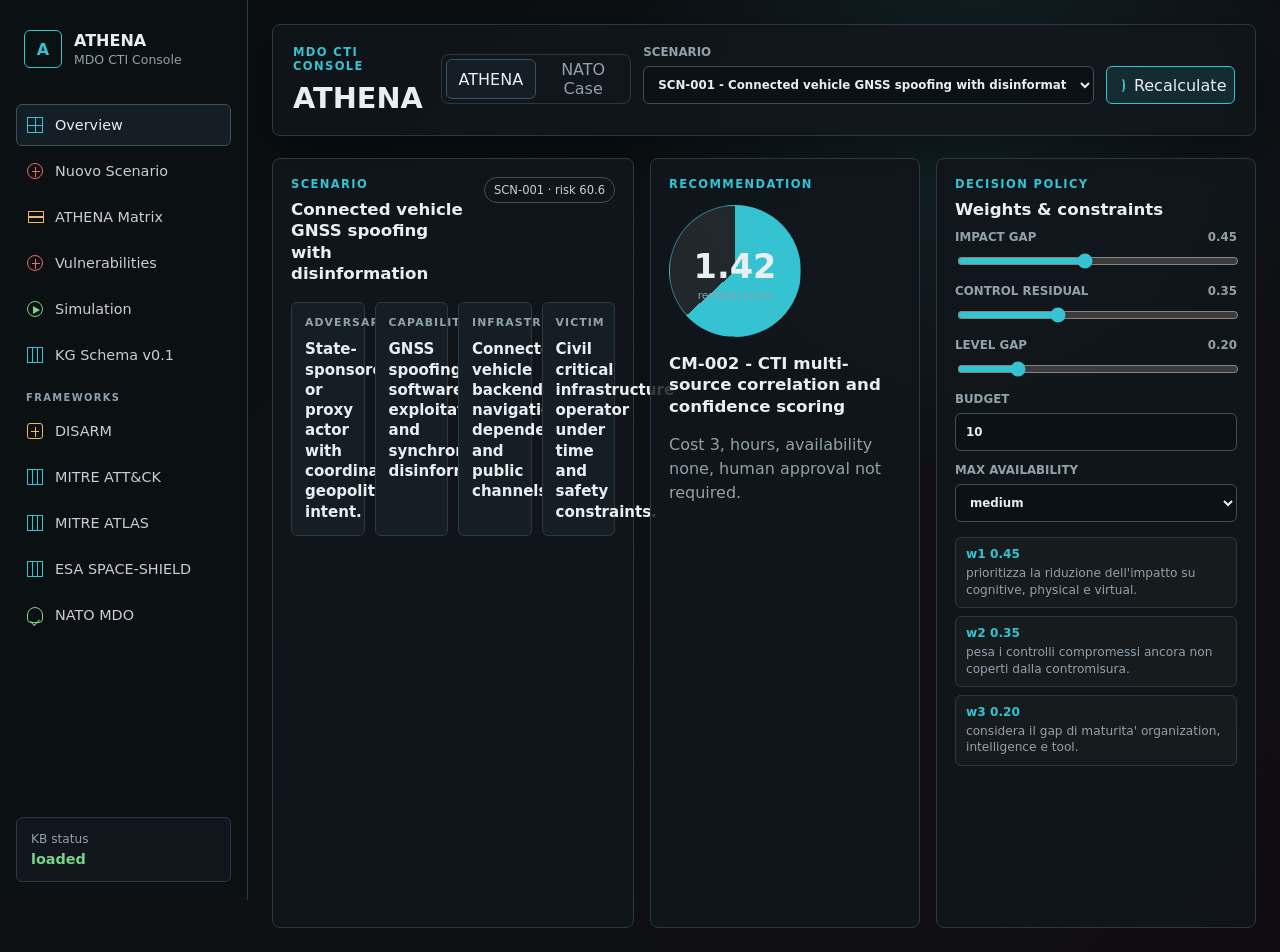
<file: index.html>
<!doctype html>
<html lang="it">
  <head>
    <meta charset="utf-8" />
    <meta name="viewport" content="width=device-width, initial-scale=1" />
    <meta http-equiv="refresh" content="0; url=console/index.html" />
    <title>ATHENA MDO CTI Console</title>
    <script>window.location.replace("console/index.html");</script>
  </head>
  <body>
    <p><a href="console/index.html">Apri ATHENA MDO CTI Console</a></p>
  </body>
</html>
</file>
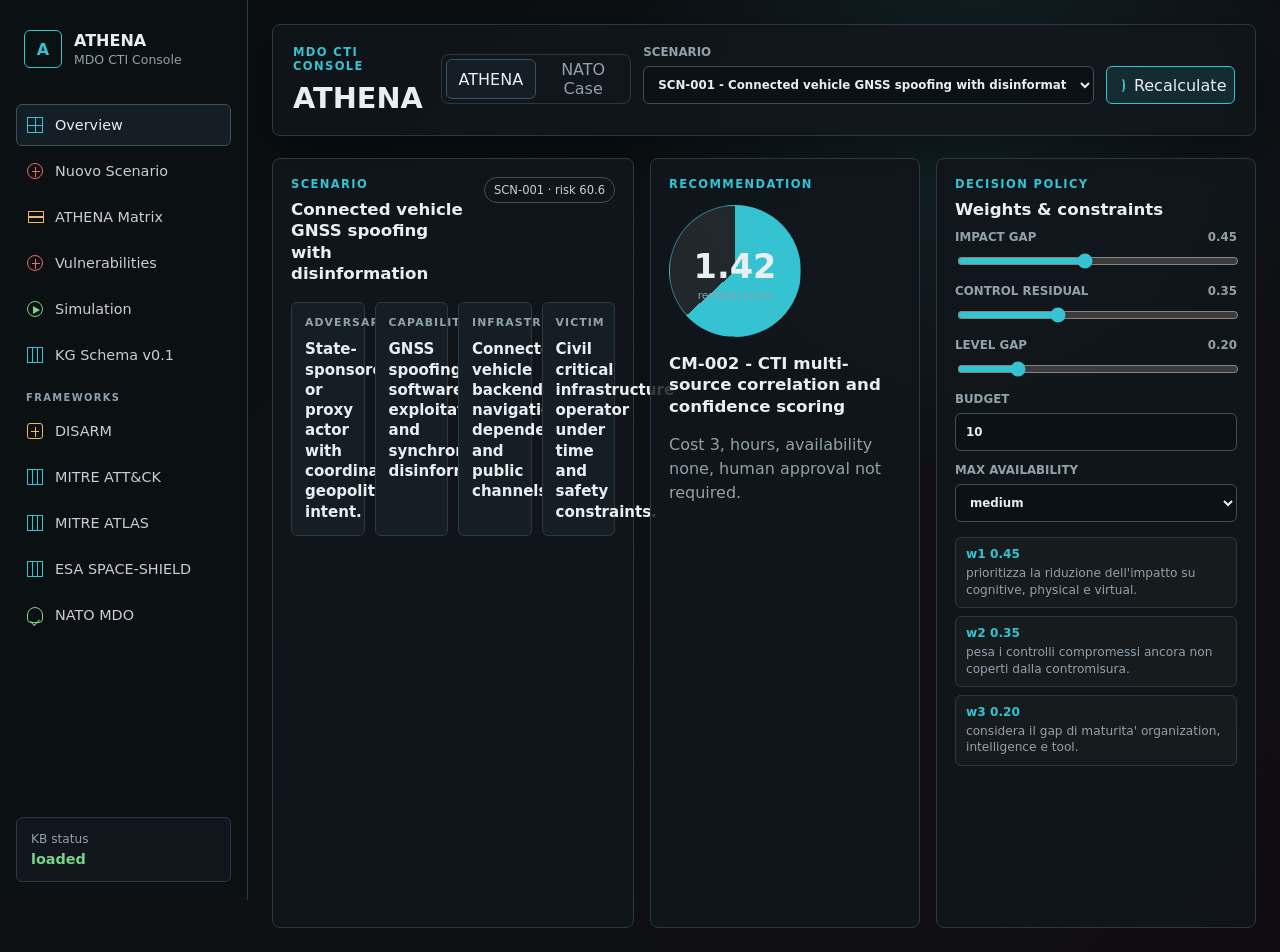
<file: console/index.html>
<!doctype html>
<html lang="it">
  <head>
    <meta charset="utf-8" />
    <meta name="viewport" content="width=device-width, initial-scale=1" />
    <title>ATHENA MDO CTI Console</title>
    <link rel="stylesheet" href="styles.css" />
  </head>
  <body>
    <div class="app-shell">
      <aside class="sidebar" aria-label="Navigazione principale">
        <div class="brand">
          <div class="brand-mark" aria-hidden="true">A</div>
          <div>
            <strong>ATHENA</strong>
            <span>MDO CTI Console</span>
          </div>
        </div>

        <nav class="nav-list">
          <a class="active" href="#overview" data-dashboard-target="athena" aria-label="Vista overview">
            <span class="nav-icon grid-icon" aria-hidden="true"></span>
            Overview
          </a>
          <a href="#new-scenario" data-dashboard-target="athena" aria-label="Inserisci un nuovo scenario">
            <span class="nav-icon vuln-icon" aria-hidden="true"></span>
            Nuovo Scenario
          </a>
          <a href="#matrix" data-dashboard-target="athena" aria-label="ATHENA Matrix, ranking e decision">
            <span class="nav-icon stack-icon" aria-hidden="true"></span>
            ATHENA Matrix
          </a>
          <a href="#vulnerabilities" data-dashboard-target="athena" aria-label="Vista vulnerabilita">
            <span class="nav-icon vuln-icon" aria-hidden="true"></span>
            Vulnerabilities
          </a>
          <a href="#simulation" data-dashboard-target="athena" aria-label="Vista simulazione">
            <span class="nav-icon sim-icon" aria-hidden="true"></span>
            Simulation
          </a>
          <a href="#kg-schema" data-dashboard-target="athena" aria-label="Vista schema knowledge graph">
            <span class="nav-icon matrix-icon" aria-hidden="true"></span>
            KG Schema v0.1
          </a>
          <span class="nav-group-label">Frameworks</span>
          <a href="#framework-disarm" data-dashboard-target="athena" aria-label="Framework DISARM">
            <span class="nav-icon disarm-icon" aria-hidden="true"></span>
            DISARM
          </a>
          <a href="#framework-attack" data-dashboard-target="athena" aria-label="Framework MITRE ATT&amp;CK">
            <span class="nav-icon matrix-icon" aria-hidden="true"></span>
            MITRE ATT&amp;CK
          </a>
          <a href="#framework-atlas" data-dashboard-target="athena" aria-label="Framework MITRE ATLAS">
            <span class="nav-icon matrix-icon" aria-hidden="true"></span>
            MITRE ATLAS
          </a>
          <a href="#framework-space-shield" data-dashboard-target="athena" aria-label="Framework ESA SPACE-SHIELD">
            <span class="nav-icon matrix-icon" aria-hidden="true"></span>
            ESA SPACE-SHIELD
          </a>
          <a href="#nato-dashboard" data-dashboard-target="nato" aria-label="Vista NATO case">
            <span class="nav-icon shield-icon" aria-hidden="true"></span>
            NATO MDO
          </a>
        </nav>

        <div class="sidebar-status">
          <span>KB status</span>
          <strong id="kbStatus">loading</strong>
        </div>
      </aside>

      <main class="workspace">
        <header class="topbar">
          <div>
            <p id="pageEyebrow" class="eyebrow">MDO CTI Console</p>
            <h1 id="pageTitle">ATHENA</h1>
          </div>
          <div class="topbar-actions">
            <div class="dashboard-switch" aria-label="Selezione dashboard">
              <button class="dashboard-tab is-active" type="button" data-dashboard-target="athena">ATHENA</button>
              <button class="dashboard-tab" type="button" data-dashboard-target="nato">NATO Case</button>
            </div>
            <label class="select-field">
              <span>Scenario</span>
              <select id="scenarioSelect"></select>
            </label>
            <button id="recalculateBtn" class="primary-button" type="button">
              <span class="button-icon refresh-icon" aria-hidden="true"></span>
              Recalculate
            </button>
          </div>
        </header>

        <div id="athenaDashboard" class="dashboard-view is-active">
        <section id="overview" class="overview-grid" aria-label="Sintesi scenario">
          <article class="summary-panel threat-panel">
            <div class="panel-head">
              <div>
                <p class="eyebrow">Scenario</p>
                <h2 id="scenarioName">-</h2>
              </div>
              <span id="scenarioId" class="pill">-</span>
            </div>
            <div class="entity-strip" id="entityStrip"></div>
          </article>

          <article class="metric-panel">
            <p class="eyebrow">Recommendation</p>
            <div class="recommendation-score">
              <span id="bestScore">--</span>
              <small>residual score</small>
            </div>
            <h2 id="bestName">-</h2>
            <p id="bestMeta" class="muted-text">-</p>
          </article>

          <article class="controls-panel">
            <div class="panel-head tight">
              <div>
                <p class="eyebrow">Decision policy</p>
                <h2>Weights &amp; constraints</h2>
              </div>
            </div>
            <div class="control-stack">
              <label>
                <span>Impact gap <b id="w1Out">0.45</b></span>
                <input id="w1" type="range" min="0" max="1" step="0.05" value="0.45" />
              </label>
              <label>
                <span>Control residual <b id="w2Out">0.35</b></span>
                <input id="w2" type="range" min="0" max="1" step="0.05" value="0.35" />
              </label>
              <label>
                <span>Level gap <b id="w3Out">0.20</b></span>
                <input id="w3" type="range" min="0" max="1" step="0.05" value="0.20" />
              </label>
              <div class="inline-controls">
                <label>
                  <span>Budget</span>
                  <input id="budget" type="number" min="1" max="20" step="1" value="10" />
                </label>
                <label>
                  <span>Max availability</span>
                  <select id="availability">
                    <option value="none">none</option>
                    <option value="low">low</option>
                    <option value="medium" selected>medium</option>
                    <option value="high">high</option>
                  </select>
                </label>
              </div>
              <div class="weight-rationale">
                <div>
                  <strong>w1 0.45</strong>
                  <span>prioritizza la riduzione dell'impatto su cognitive, physical e virtual.</span>
                </div>
                <div>
                  <strong>w2 0.35</strong>
                  <span>pesa i controlli compromessi ancora non coperti dalla contromisura.</span>
                </div>
                <div>
                  <strong>w3 0.20</strong>
                  <span>considera il gap di maturita' organization, intelligence e tool.</span>
                </div>
              </div>
            </div>
          </article>
        </section>

        <section id="new-scenario" class="scenario-builder-section" aria-label="Inserimento nuovo scenario e calcolo del rischio">
          <article class="scenario-builder-intro panel-card">
            <div>
              <p class="eyebrow">Scenario intake</p>
              <h2>Inserisci un nuovo scenario per il calcolo del rischio</h2>
              <p>Compila il contesto e i quattro vettori ATHENA. Il sistema calcola il rischio lordo, salva lo scenario localmente e genera il ranking delle contromisure compatibili.</p>
            </div>
            <div class="live-risk-card" id="newScenarioRiskCard">
              <span>Rischio lordo stimato</span>
              <strong id="newScenarioRiskScore">0</strong>
              <b id="newScenarioRiskBand">BASSO</b>
              <div class="risk-meter"><i id="newScenarioRiskBar"></i></div>
              <small>0–100 · prima delle contromisure</small>
            </div>
          </article>

          <form id="newScenarioForm" class="scenario-builder-form">
            <article class="builder-card identity-card">
              <div class="panel-head tight"><div><p class="eyebrow">01 · Context</p><h2>Identità e missione</h2></div></div>
              <div class="builder-fields two-cols">
                <label><span>Scenario ID</span><input id="newScenarioId" name="scenario_id" required pattern="[A-Za-z0-9_-]+" /></label>
                <label><span>Nome scenario</span><input id="newScenarioName" name="name" required placeholder="Es. Compromissione SATCOM multi-dominio" /></label>
                <label class="wide"><span>Descrizione</span><textarea id="newScenarioDescription" name="description" rows="3" placeholder="Evento, contesto operativo e conseguenze attese..."></textarea></label>
                <label><span>Missione</span><input id="newScenarioMission" name="mission" placeholder="Es. Continuità delle comunicazioni" /></label>
                <label><span>Asset principale</span><input id="newScenarioAsset" name="asset" required placeholder="Es. Terminali SATCOM" /></label>
                <label><span>Adversary</span><input id="newScenarioAdversary" name="adversary" placeholder="Attore noto, sospetto o unknown" /></label>
                <label><span>Capability offensiva</span><input id="newScenarioCapability" name="capability" required placeholder="Es. Supply-chain compromise" /></label>
                <label><span>Classification</span><select id="newScenarioClassification"><option>UNCLASSIFIED</option><option>RESTRICTED</option><option>CONFIDENTIAL</option></select></label>
                <label><span>Confidence <output id="newConfidenceOut">0.75</output></span><input id="newScenarioConfidence" type="range" min="0" max="1" step="0.05" value="0.75" /></label>
              </div>
            </article>

            <article class="builder-card">
              <div class="panel-head tight"><div><p class="eyebrow">02 · cov</p><h2>Controlli compromessi</h2></div><span class="pill">0 integro · 1 compromesso</span></div>
              <div class="builder-range-grid" id="newControlRanges">
                <label><span>DE.AE <output>0.50</output></span><input data-new-control="DE_AE" type="range" min="0" max="1" step="0.05" value="0.50" /></label>
                <label><span>DE.CM <output>0.50</output></span><input data-new-control="DE_CM" type="range" min="0" max="1" step="0.05" value="0.50" /></label>
                <label><span>RS.CO <output>0.40</output></span><input data-new-control="RS_CO" type="range" min="0" max="1" step="0.05" value="0.40" /></label>
                <label><span>RS.AN <output>0.40</output></span><input data-new-control="RS_AN" type="range" min="0" max="1" step="0.05" value="0.40" /></label>
                <label><span>PR.AC <output>0.40</output></span><input data-new-control="PR_AC" type="range" min="0" max="1" step="0.05" value="0.40" /></label>
                <label><span>PR.PT <output>0.40</output></span><input data-new-control="PR_PT" type="range" min="0" max="1" step="0.05" value="0.40" /></label>
                <label><span>ID.AM <output>0.35</output></span><input data-new-control="ID_AM" type="range" min="0" max="1" step="0.05" value="0.35" /></label>
                <label><span>GV.RM <output>0.35</output></span><input data-new-control="GV_RM" type="range" min="0" max="1" step="0.05" value="0.35" /></label>
              </div>
            </article>

            <div class="builder-columns">
              <article class="builder-card">
                <div class="panel-head tight"><div><p class="eyebrow">03 · caexp</p><h2>Esposizione per dominio</h2></div></div>
                <div class="builder-range-grid single" id="newDomainRanges">
                  <label><span>Cyber <output>0.70</output></span><input data-new-domain="cyber" type="range" min="0" max="1" step="0.05" value="0.70" /></label>
                  <label><span>Land <output>0.30</output></span><input data-new-domain="land" type="range" min="0" max="1" step="0.05" value="0.30" /></label>
                  <label><span>Sea <output>0.20</output></span><input data-new-domain="sea" type="range" min="0" max="1" step="0.05" value="0.20" /></label>
                  <label><span>Air <output>0.20</output></span><input data-new-domain="air" type="range" min="0" max="1" step="0.05" value="0.20" /></label>
                  <label><span>Space <output>0.20</output></span><input data-new-domain="space" type="range" min="0" max="1" step="0.05" value="0.20" /></label>
                </div>
              </article>

              <article class="builder-card">
                <div class="panel-head tight"><div><p class="eyebrow">04 · lv</p><h2>Livelli di sicurezza</h2></div><span class="pill">0–5</span></div>
                <div class="builder-range-grid single" id="newLevelRanges">
                  <label><span>Organization <output>2.50</output></span><input data-new-level="organization" type="range" min="0" max="5" step="0.25" value="2.50" /></label>
                  <label><span>Intelligence <output>2.50</output></span><input data-new-level="intelligence" type="range" min="0" max="5" step="0.25" value="2.50" /></label>
                  <label><span>Tool <output>2.50</output></span><input data-new-level="tool" type="range" min="0" max="5" step="0.25" value="2.50" /></label>
                </div>
              </article>

              <article class="builder-card">
                <div class="panel-head tight"><div><p class="eyebrow">05 · ipos</p><h2>Impatto atteso</h2></div></div>
                <div class="builder-range-grid single" id="newImpactRanges">
                  <label><span>Cognitive <output>0.50</output></span><input data-new-impact="cognitive" type="range" min="0" max="1" step="0.05" value="0.50" /></label>
                  <label><span>Physical <output>0.50</output></span><input data-new-impact="physical" type="range" min="0" max="1" step="0.05" value="0.50" /></label>
                  <label><span>Virtual <output>0.70</output></span><input data-new-impact="virtual" type="range" min="0" max="1" step="0.05" value="0.70" /></label>
                </div>
              </article>
            </div>

            <article class="builder-card builder-actions-card">
              <div><span id="newScenarioStatus" class="muted-text">Compila i campi obbligatori e calcola lo scenario.</span><small>Formula rischio lordo: 25% cov + 25% caexp + 35% ipos + 15% maturity gap.</small></div>
              <div class="builder-actions"><button id="resetNewScenario" class="secondary-button" type="button">Azzera</button><button class="primary-button" type="submit">Salva e calcola rischio</button></div>
            </article>
          </form>
        </section>

        <section id="framework-disarm" class="disarm-section" aria-label="DISARM threat mapping">
          <article class="disarm-input-panel">
            <div class="panel-head">
              <div>
                <p class="eyebrow">DISARM framework</p>
                <h2>Threat-to-ATHENA mapping</h2>
              </div>
              <span id="disarmRiskPill" class="pill">risk -</span>
            </div>

            <div class="disarm-form">
              <label class="search-field">
                <span>Threat / campaign</span>
                <input id="threatName" type="search" value="Coordinated disinformation on vehicle failures" />
              </label>
              <div class="disarm-form-grid">
                <label class="select-field">
                  <span>Primary tactic</span>
                  <select id="disarmTactic"></select>
                </label>
                <label class="select-field">
                  <span>Target audience</span>
                  <select id="targetAudience">
                    <option value="civil_population">Civil population</option>
                    <option value="military_personnel">Military personnel</option>
                    <option value="critical_infrastructure_operator">Critical infrastructure operator</option>
                    <option value="decision_makers">Decision makers</option>
                    <option value="allied_partners">Allied partners</option>
                  </select>
                </label>
              </div>

              <label class="search-field">
                <span>Narrative / objective</span>
                <input id="threatObjective" type="search" value="Amplify panic, reduce trust in navigation services, overload emergency response" />
              </label>

              <div class="disarm-techniques" id="disarmTechniques"></div>

              <div class="context-actions">
                <button id="mapDisarmBtn" class="primary-button" type="button">
                  <span class="button-icon refresh-icon" aria-hidden="true"></span>
                  Map to ATHENA
                </button>
                <span id="disarmStatus" class="muted-text">threat non applicata</span>
              </div>
            </div>
          </article>

          <article class="disarm-output-panel">
            <div class="panel-head">
              <div>
                <p class="eyebrow">Threat flow</p>
                <h2>Frameworks -> ATHENA</h2>
              </div>
              <span id="disarmTechniqueCount" class="pill">0 techniques</span>
            </div>
            <canvas id="disarmFlowCanvas" width="760" height="360" aria-label="Flusso DISARM verso ATHENA"></canvas>
            <div id="threatFlowFrameworks" class="threat-flow-frameworks"></div>
            <div id="athenaMappingCards" class="athena-mapping-cards"></div>
          </article>
        </section>

        <section id="vulnerabilities" class="vulnerability-section" aria-label="Analisi vulnerabilita multi-dominio">
          <article class="vulnerability-input-panel">
            <div class="panel-head">
              <div>
                <p class="eyebrow">Vulnerability intake</p>
                <h2>Inserimento vulnerabilita multi-dominio</h2>
              </div>
              <span id="vulnerabilityTypePill" class="pill">software</span>
            </div>

            <div class="vulnerability-form">
              <label class="select-field">
                <span>Tipologia vulnerabilita</span>
                <select id="vulnerabilityType">
                  <option value="software_exploit">Software exploit / CVE</option>
                  <option value="identity_compromise">Identity compromise</option>
                  <option value="supply_chain">Supply chain compromise</option>
                  <option value="ot_cps">OT / CPS exposure</option>
                  <option value="gnss_spoofing">GNSS spoofing / jamming</option>
                  <option value="communication_disruption">Communication disruption</option>
                  <option value="data_poisoning">Data poisoning / model drift</option>
                  <option value="disinformation">Disinformation / cognitive manipulation</option>
                </select>
              </label>

              <label class="search-field">
                <span>Asset o sistema impattato</span>
                <input id="affectedAsset" type="search" value="connected vehicle fleet and navigation services" />
              </label>

              <div class="vulnerability-sliders">
                <label>
                  <span>Severita <b id="vulnSeverityOut">0.75</b></span>
                  <input id="vulnSeverity" type="range" min="0" max="1" step="0.05" value="0.75" />
                </label>
                <label>
                  <span>Esposizione <b id="vulnExposureOut">0.70</b></span>
                  <input id="vulnExposure" type="range" min="0" max="1" step="0.05" value="0.70" />
                </label>
                <label>
                  <span>Confidenza evidenze <b id="vulnConfidenceOut">0.65</b></span>
                  <input id="vulnConfidence" type="range" min="0" max="1" step="0.05" value="0.65" />
                </label>
              </div>

              <div class="domain-toggle-grid" aria-label="Domini militari coinvolti">
                <label><input type="checkbox" data-domain-toggle="land" checked /> Land</label>
                <label><input type="checkbox" data-domain-toggle="sea" /> Sea</label>
                <label><input type="checkbox" data-domain-toggle="air" /> Air</label>
                <label><input type="checkbox" data-domain-toggle="space" checked /> Space</label>
                <label><input type="checkbox" data-domain-toggle="cyber" checked /> Cyber</label>
              </div>

              <div class="context-actions">
                <button id="applyVulnerabilityBtn" class="primary-button" type="button">
                  <span class="button-icon refresh-icon" aria-hidden="true"></span>
                  Apply to scoring
                </button>
                <span id="vulnerabilityStatus" class="muted-text">profilo attivo non applicato</span>
              </div>
            </div>
          </article>

          <article class="domain-impact-panel">
            <div class="panel-head">
              <div>
                <p class="eyebrow">Military domains</p>
                <h2>Impatto stimato sui domini</h2>
              </div>
              <span id="dominantDomain" class="pill">-</span>
            </div>
            <canvas id="domainImpactCanvas" width="620" height="320" aria-label="Grafico impatto domini militari"></canvas>
            <div id="domainImpactBars" class="domain-impact-bars"></div>
          </article>
        </section>

        <section id="simulation" class="simulation-section" aria-label="Animazione attacco multi-dominio per scenario">
          <article class="simulation-panel">
            <div class="panel-head">
              <div>
                <p class="eyebrow">Multi-domain animation</p>
                <h2>Scenario attack cascade</h2>
              </div>
              <span id="simulationStepPill" class="pill">step 1/6</span>
            </div>

            <div class="simulation-controls">
              <button id="simulationPlayBtn" class="primary-button" type="button">
                <span class="button-icon play-icon" aria-hidden="true"></span>
                <span id="simulationPlayLabel">Play</span>
              </button>
              <button id="simulationResetBtn" class="primary-button secondary" type="button">Reset</button>
              <label class="select-field">
                <span>Animated scenario</span>
                <select id="simulationScenarioSelect"></select>
              </label>
              <label class="select-field compact">
                <span>Speed</span>
                <select id="simulationSpeed">
                  <option value="1800">slow</option>
                  <option value="1200" selected>normal</option>
                  <option value="700">fast</option>
                </select>
              </label>
            </div>

            <canvas id="simulationCanvas" width="1120" height="520" aria-label="Animazione attacco multi-dominio per scenario"></canvas>

            <div class="simulation-timeline" id="simulationTimeline"></div>
            <div class="simulation-caption">
              <strong id="simulationTitle">-</strong>
              <span id="simulationDescription">-</span>
            </div>
          </article>

          <article class="simulation-state-panel">
            <div class="panel-head tight">
              <div>
                <p class="eyebrow">Domain state</p>
                <h2>Impatto per dominio</h2>
              </div>
            </div>
            <div id="simulationDomainState" class="simulation-domain-state"></div>
            <div class="simulation-athena-box">
              <span>ATHENA response</span>
              <strong id="simulationAthenaResponse">-</strong>
            </div>
          </article>
        </section>

        <section id="matrix" class="matrix-decision-page" aria-label="ATHENA Matrix, ranking e decision">
          <div class="matrix-section">
            <article class="graph-panel">
              <div class="panel-head">
                <div>
                  <p class="eyebrow">P x D x L x E</p>
                  <h2>ATHENA relation map</h2>
                </div>
                <span class="pill">visual reasoning</span>
              </div>
              <canvas id="relationCanvas" width="920" height="360" aria-label="Mappa relazioni ATHENA"></canvas>
            </article>

            <article class="vector-panel">
              <div class="panel-head tight">
                <div>
                  <p class="eyebrow">Scenario vector</p>
                  <h2>x = (co_v, ca_exp, l_v, i_pos)</h2>
                </div>
              </div>
              <div class="vector-grid" id="vectorGrid"></div>
            </article>
          </div>

          <div class="content-grid">
            <article class="ranking-panel">
              <div class="panel-head">
                <div>
                  <p class="eyebrow">Countermeasure candidates</p>
                  <h2>Residual-risk ranking</h2>
                </div>
                <span id="candidateCount" class="pill">0 candidates</span>
              </div>
              <div class="table-wrap">
                <table>
                  <thead>
                    <tr>
                      <th>Rank</th>
                      <th>Countermeasure</th>
                      <th>Score</th>
                      <th>Impact</th>
                      <th>Controls</th>
                      <th>Levels</th>
                      <th>Approval</th>
                    </tr>
                  </thead>
                  <tbody id="rankingBody"></tbody>
                </table>
              </div>
            </article>
          </div>

          <div class="decision-section">
            <article class="detail-panel">
              <p class="eyebrow">Selected entity · Decision</p>
              <h2 id="detailTitle">-</h2>
              <div id="detailBadges" class="badge-row"></div>
              <div class="score-breakdown">
                <div>
                  <span>Impact gap</span>
                  <strong id="detailImpact">--</strong>
                </div>
                <div>
                  <span>Control residual</span>
                  <strong id="detailControls">--</strong>
                </div>
                <div>
                  <span>Level gap</span>
                  <strong id="detailLevels">--</strong>
                </div>
              </div>
              <div class="axis-list">
                <div>
                  <span>Defensive capabilities</span>
                  <div id="domainBars"></div>
                </div>
                <div>
                  <span>Target levels</span>
                  <div id="levelBars"></div>
                </div>
              </div>
            </article>
          </div>
        </section>

        <section id="framework-attack" class="framework-section framework-page" data-framework-name="MITRE ATT&amp;CK" aria-label="MITRE ATT&amp;CK Threat-to-ATHENA mapping">
          <article class="framework-panel">
            <div class="panel-head">
              <div>
                <p class="eyebrow">MITRE ATT&amp;CK framework</p>
                <h2>Threat-to-ATHENA mapping</h2>
              </div>
              <span id="frameworkMatchCount" class="pill">0 mappings</span>
            </div>
            <div class="framework-source-grid single-source">
              <a href="https://attack.mitre.org/" target="_blank" rel="noreferrer">
                <span>MITRE</span>
                <strong>ATT&amp;CK</strong>
              </a>
            </div>
            <div class="table-wrap framework-table-wrap">
              <table>
                <thead>
                  <tr>
                    <th>Framework</th>
                    <th>Tactic / phase</th>
                    <th>Technique</th>
                    <th>Scenario trigger</th>
                    <th>ATHENA response</th>
                  </tr>
                </thead>
                <tbody id="frameworkMappingBody"></tbody>
              </table>
            </div>
          </article>

          <article class="framework-detail-panel">
            <div class="panel-head tight">
              <div>
                <p class="eyebrow">Coverage</p>
                <h2>Dominio e contromisure</h2>
              </div>
            </div>
            <div id="frameworkCoverageCards" class="framework-coverage-cards"></div>
            <div class="framework-note">
              <span>Mapping note</span>
              <strong id="frameworkMappingNote">-</strong>
            </div>
          </article>
        </section>

        <section id="framework-atlas" class="framework-section framework-page" data-framework-name="MITRE ATLAS" aria-label="MITRE ATLAS Threat-to-ATHENA mapping">
          <article class="framework-panel">
            <div class="panel-head"><div><p class="eyebrow">MITRE ATLAS framework</p><h2>AI/ML Threat-to-ATHENA mapping</h2></div><span data-framework-count class="pill">0 mappings</span></div>
            <div class="framework-source-grid single-source"><a href="https://atlas.mitre.org/" target="_blank" rel="noreferrer"><span>MITRE</span><strong>ATLAS</strong></a></div>
            <div class="table-wrap framework-table-wrap"><table><thead><tr><th>Framework</th><th>Tactic / phase</th><th>Technique</th><th>Scenario trigger</th><th>ATHENA response</th></tr></thead><tbody data-framework-body></tbody></table></div>
          </article>
          <article class="framework-detail-panel"><div class="panel-head tight"><div><p class="eyebrow">Coverage</p><h2>AI, domini e contromisure</h2></div></div><div data-framework-coverage class="framework-coverage-cards"></div><div class="framework-note"><span>Mapping note</span><strong data-framework-note>-</strong></div></article>
        </section>

        <section id="framework-space-shield" class="framework-section framework-page" data-framework-name="ESA SPACE-SHIELD" aria-label="ESA SPACE-SHIELD Threat-to-ATHENA mapping">
          <article class="framework-panel">
            <div class="panel-head"><div><p class="eyebrow">ESA SPACE-SHIELD framework</p><h2>Space Threat-to-ATHENA mapping</h2></div><span data-framework-count class="pill">0 mappings</span></div>
            <div class="framework-source-grid single-source"><a href="https://spaceshield.esa.int/" target="_blank" rel="noreferrer"><span>ESA</span><strong>SPACE-SHIELD</strong></a></div>
            <div class="table-wrap framework-table-wrap"><table><thead><tr><th>Framework</th><th>Tactic / phase</th><th>Technique</th><th>Scenario trigger</th><th>ATHENA response</th></tr></thead><tbody data-framework-body></tbody></table></div>
          </article>
          <article class="framework-detail-panel"><div class="panel-head tight"><div><p class="eyebrow">Coverage</p><h2>Space domain e contromisure</h2></div></div><div data-framework-coverage class="framework-coverage-cards"></div><div class="framework-note"><span>Mapping note</span><strong data-framework-note>-</strong></div></article>
        </section>

        <section id="kg-schema" class="schema-section" aria-label="ATHENA Knowledge Graph Schema v0.1">
          <article class="schema-hero panel-card">
            <div>
              <p class="eyebrow">ATHENA Knowledge Graph Schema v0.1</p>
              <h2>OpenCTI intelligence, ATHENA reasoning, decision learning</h2>
              <p>Lo schema separa gli oggetti CTI nativi dagli stati scenario-specifici. Le definizioni restano stabili; ogni nuovo scenario aggiunge nodi, edge e attributi EAV senza modificare le colonne.</p>
            </div>
            <div class="schema-metrics">
              <div><span>Classes</span><strong id="schemaClassCount">0</strong></div>
              <div><span>Relations</span><strong id="schemaRelationCount">0</strong></div>
              <div><span>Record kinds</span><strong>NODE / EDGE</strong></div>
            </div>
          </article>

          <article class="kg-stack panel-card">
            <div class="panel-head tight"><div><p class="eyebrow">Logical separation</p><h2>Tre Knowledge Graph interconnessi</h2></div></div>
            <div class="kg-stack-grid">
              <div class="kg-stage opencti"><span>KG-1 · SOURCE OF TRUTH</span><strong>Threat Intelligence</strong><p>OpenCTI · STIX 2.1 · ATT&amp;CK</p></div>
              <div class="kg-arrow">→</div>
              <div class="kg-stage risk"><span>KG-2 · ATHENA</span><strong>Multi-Domain Risk</strong><p>Scenario · Assets · States · Effects</p></div>
              <div class="kg-arrow">→</div>
              <div class="kg-stage decision"><span>KG-3 · ATHENA</span><strong>Countermeasure Knowledge</strong><p>Evaluation · Decision · Outcome</p></div>
            </div>
          </article>

          <article class="schema-browser panel-card">
            <div class="panel-head"><div><p class="eyebrow">Formal class catalog</p><h2>Classi, source e mapping STIX/OpenCTI</h2></div><span id="schemaVisibleCount" class="pill">0 visible</span></div>
            <div class="schema-toolbar">
              <label class="search-field"><span>Cerca</span><input id="schemaSearch" type="search" placeholder="ControlState, OpenCTI, Decision..." /></label>
              <label class="select-field compact"><span>Layer</span><select id="schemaLayerFilter"><option value="all">tutti i layer</option></select></label>
            </div>
            <div class="table-wrap schema-table-wrap"><table class="schema-table"><thead><tr><th>ID / Class</th><th>Layer</th><th>Attributi chiave</th><th>Relazioni / cardinalità</th><th>Source</th><th>STIX/OpenCTI</th></tr></thead><tbody id="schemaClassBody"></tbody></table></div>
          </article>

          <article class="state-panel panel-card">
            <div class="panel-head tight"><div><p class="eyebrow">Scenario state reconstruction</p><h2>x<sub>SCN</sub> = (cov, caexp, lv, ipos)</h2></div></div>
            <div class="state-query-grid">
              <div><span>ControlState</span><b>cov</b><small>compromissione controlli</small></div>
              <div><span>CapabilityExposureState</span><b>caexp</b><small>esposizione capability</small></div>
              <div><span>SecurityLevelState</span><b>lv</b><small>Organization · Intelligence · Tool</small></div>
              <div><span>ImpactState</span><b>ipos</b><small>Physical · Cognitive · Virtual</small></div>
            </div>
          </article>

          <article class="pipeline-panel panel-card">
            <div class="panel-head tight"><div><p class="eyebrow">Processing pipeline</p><h2>Dall'input al learning loop</h2></div></div>
            <div id="schemaPipeline" class="schema-pipeline"></div>
          </article>

          <article class="population-panel panel-card">
            <div class="panel-head"><div><p class="eyebrow">Universal population schema</p><h2>Formato EAV stabile per ogni scenario</h2></div><button id="downloadPopulationSchema" class="primary-button" type="button">Scarica CSV schema</button></div>
            <div class="population-layout">
              <div><p class="muted-text">Ogni riga è un nodo o una relazione. Gli attributi specifici usano <code>attribute_key</code> e <code>attribute_value</code>.</p><div id="populationFields" class="field-cloud"></div></div>
              <pre id="populationExample" class="schema-code"></pre>
            </div>
          </article>
        </section>
        </div>

        <section id="nato-dashboard" class="dashboard-view nato-dashboard" aria-label="Dashboard caso NATO">
          <article class="nato-hero-panel">
            <div>
              <p class="eyebrow">NATO / CCDCOE case dashboard</p>
              <h2 id="natoCaseTitle">Caso NATO sviluppato in ATHENA</h2>
              <p id="natoCaseDescription">-</p>
            </div>
            <div class="nato-source-box">
              <label class="select-field compact">
                <span>Case</span>
                <select id="natoCaseSelect"></select>
              </label>
              <span>Scenario</span>
              <strong id="natoScenarioLabel">SCN-009</strong>
              <a id="natoSourceLink" href="https://www.wired.com/story/notpetya-petya-russia-cause/" target="_blank" rel="noreferrer">Fonte NATO/CCDCOE citata</a>
            </div>
          </article>

          <div class="nato-grid">
            <article class="nato-panel">
              <div class="panel-head tight">
                <div>
                  <p class="eyebrow">Case timeline</p>
                  <h2>Sequenza osservata e ricostruzione difensiva</h2>
                </div>
              </div>
              <div id="natoTimeline" class="nato-timeline"></div>
            </article>

            <article class="nato-panel">
              <div class="panel-head tight">
                <div>
                  <p class="eyebrow">Scenario variants</p>
                  <h2>Sotto-scenari in KB</h2>
                </div>
                <span id="natoScenarioVariantCount" class="pill">0 scenarios</span>
              </div>
              <div id="natoCaseScenarios" class="nato-case-scenarios"></div>
            </article>
          </div>

          <div class="nato-grid">
            <article class="nato-panel">
              <div class="panel-head tight">
                <div>
                  <p class="eyebrow">Attack chain</p>
                  <h2>Da update compromesso a impatto multi-dominio</h2>
                </div>
              </div>
              <canvas id="natoFlowCanvas" width="980" height="360" aria-label="Flusso attacco NATO sviluppato in ATHENA"></canvas>
              <div id="natoFlowSteps" class="nato-flow-steps"></div>
            </article>

            <article class="nato-panel">
              <div class="panel-head tight">
                <div>
                  <p class="eyebrow">ATHENA vector</p>
                  <h2>x = co_v, ca_exp, l_v, i_pos</h2>
                </div>
                <span id="natoTopDomain" class="pill">-</span>
              </div>
              <div id="natoAthenaVector" class="nato-vector-grid"></div>
            </article>
          </div>

          <div class="nato-grid">
            <article class="nato-panel">
              <div class="panel-head tight">
                <div>
                  <p class="eyebrow">Framework mapping</p>
                  <h2 id="natoFrameworkTitle">MITRE ATT&amp;CK + ATHENA response</h2>
                </div>
              </div>
              <div class="table-wrap">
                <table>
                  <thead>
                    <tr>
                      <th>Phase</th>
                      <th>Technique / evidence</th>
                      <th>ATHENA axis</th>
                      <th>Countermeasure</th>
                    </tr>
                  </thead>
                  <tbody id="natoFrameworkBody"></tbody>
                </table>
              </div>
            </article>

            <article class="nato-panel">
              <div class="panel-head tight">
                <div>
                  <p class="eyebrow">Countermeasure ranking</p>
                  <h2 id="natoResponseTitle">Risposta ATHENA</h2>
                </div>
                <span id="natoCandidateCount" class="pill">0 candidates</span>
              </div>
              <div id="natoCountermeasureCards" class="nato-countermeasure-cards"></div>
            </article>
          </div>
        </section>
      </main>
    </div>

    <script src="kb-data.js"></script>
    <script src="schema-data.js"></script>
    <script src="app.js"></script>
  </body>
</html>
</file>
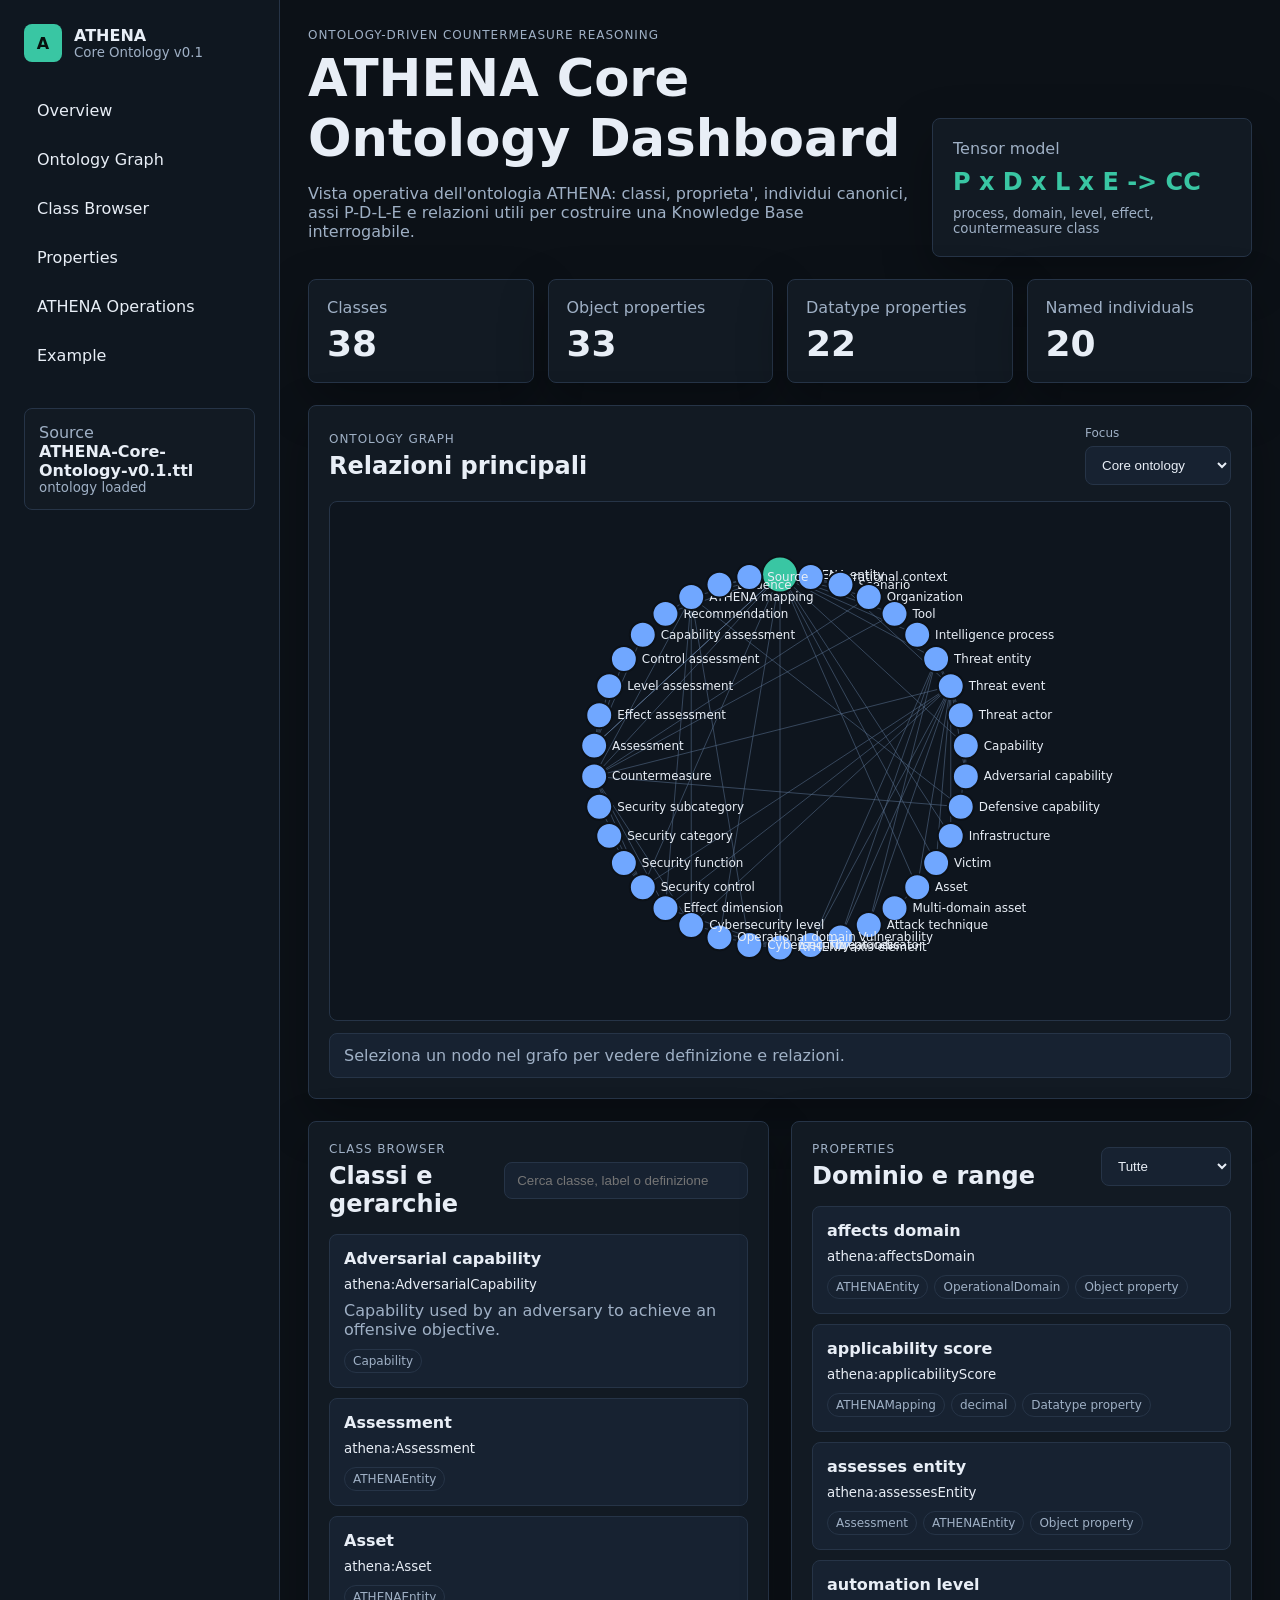
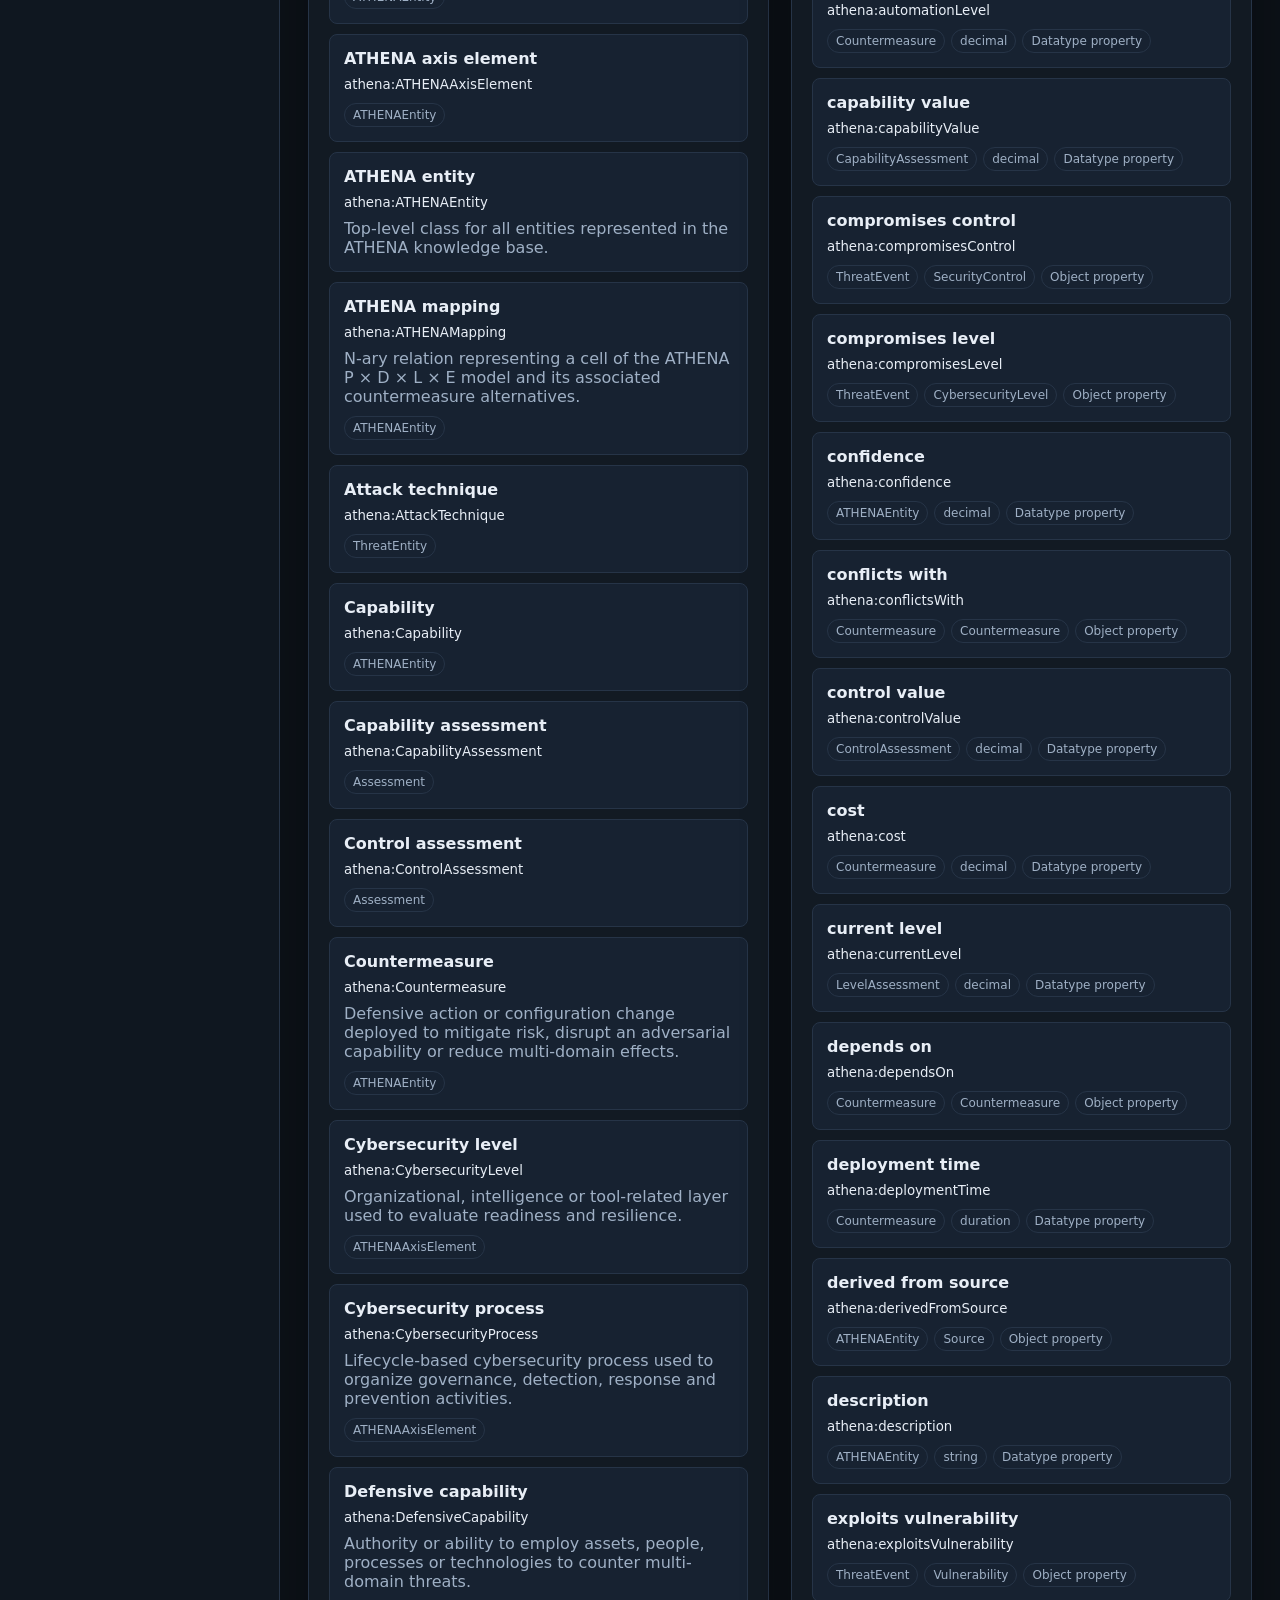
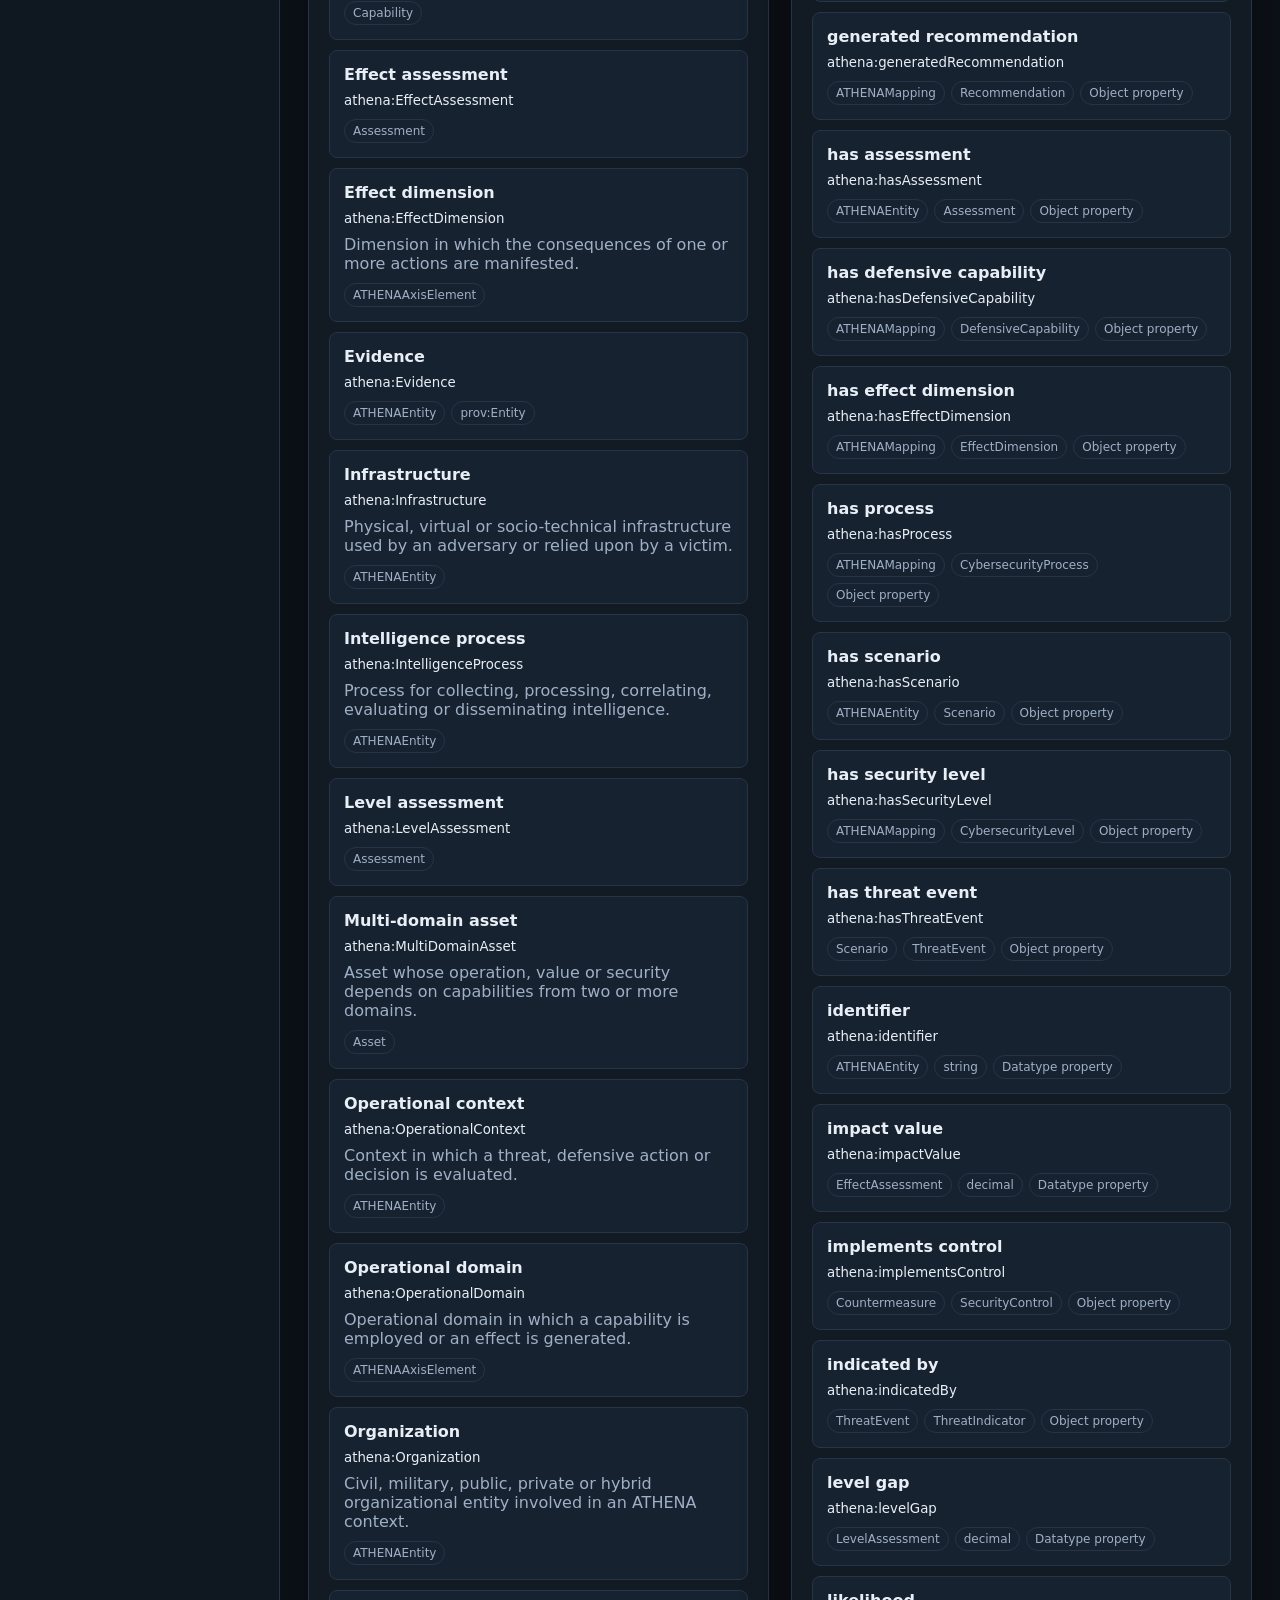
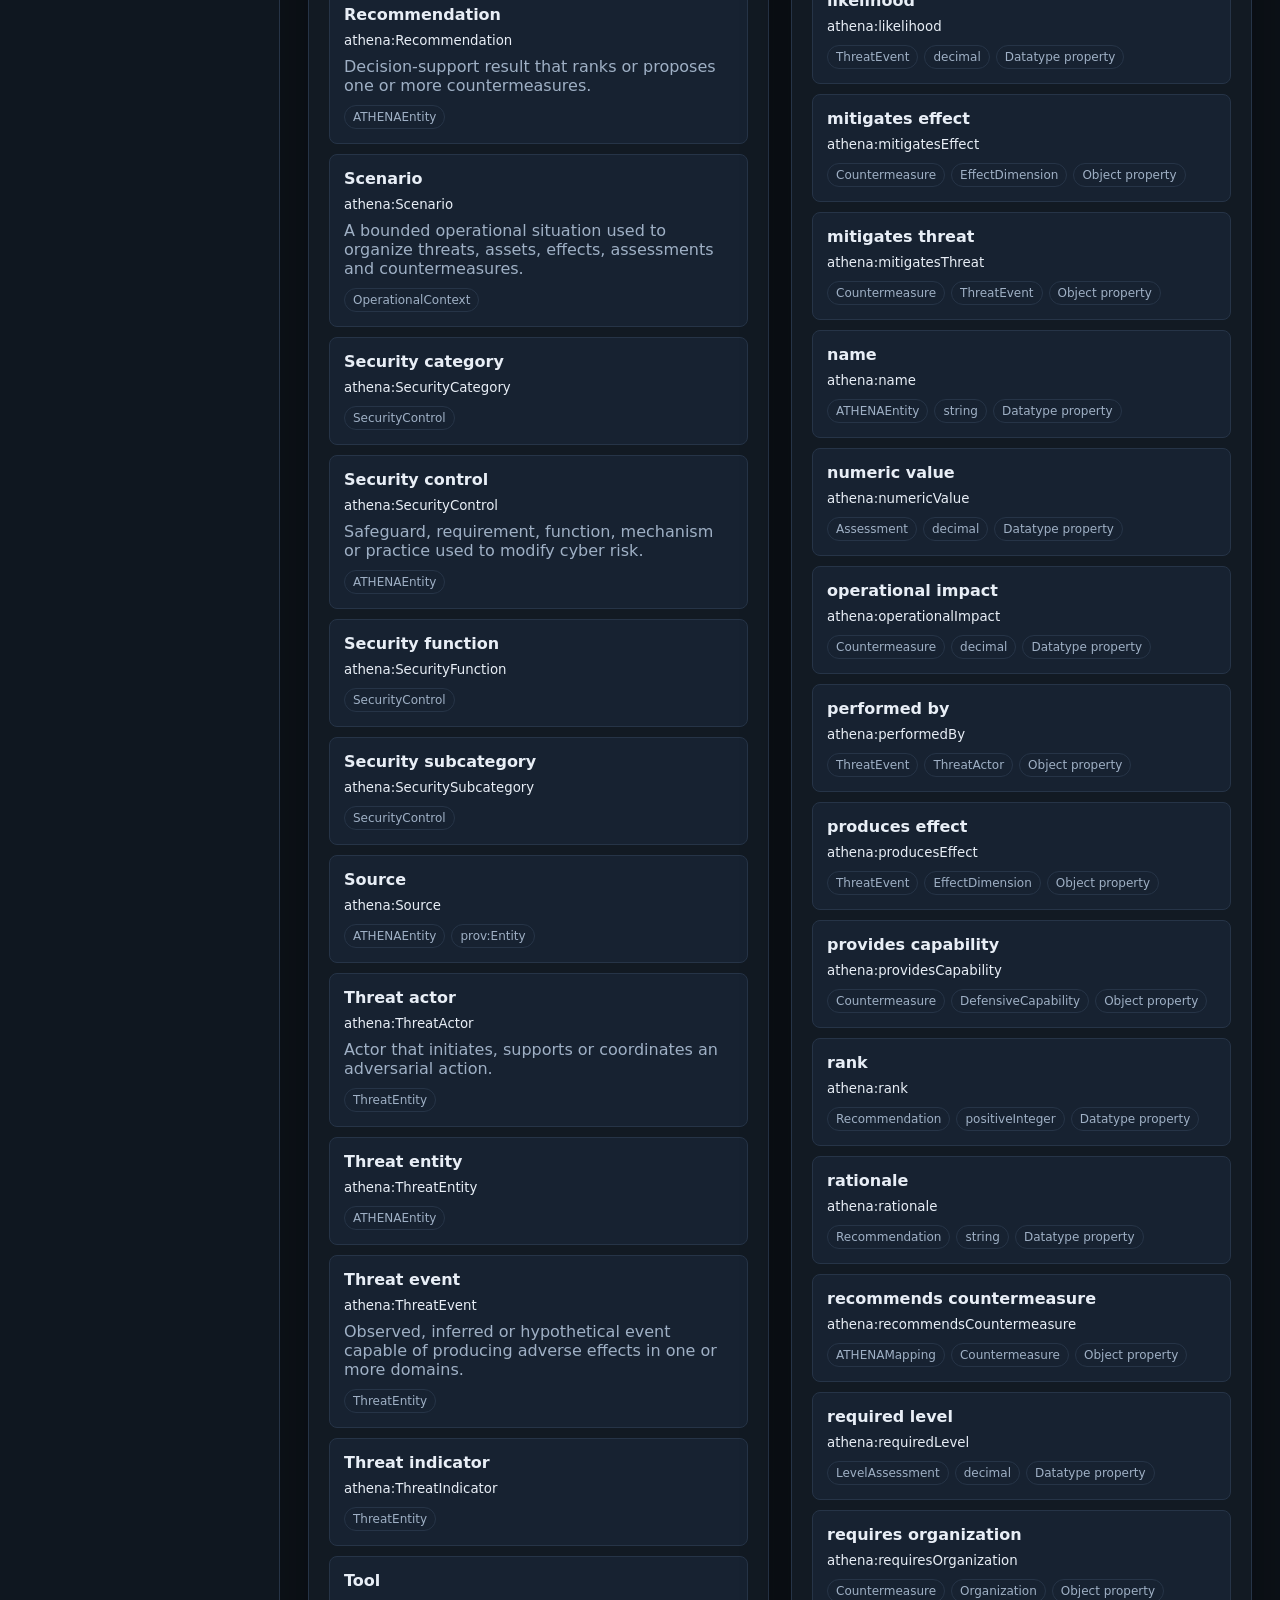
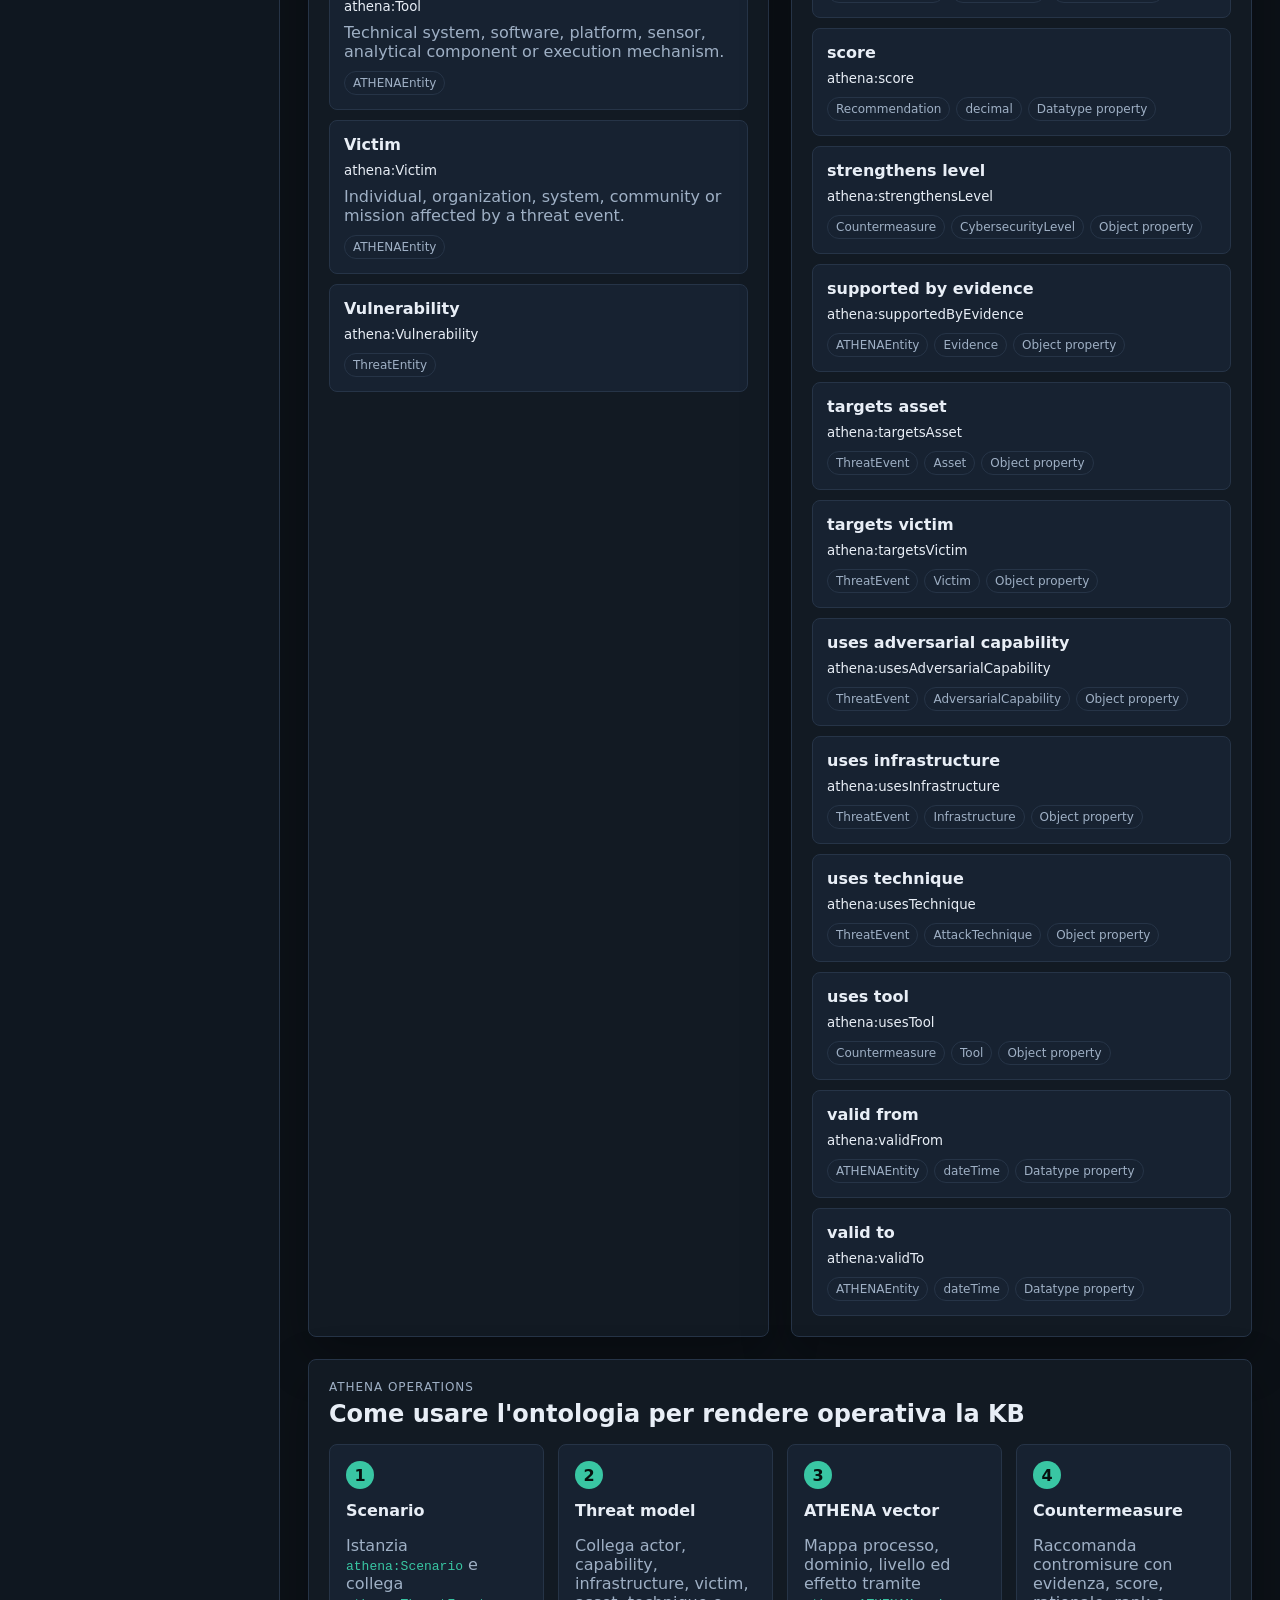
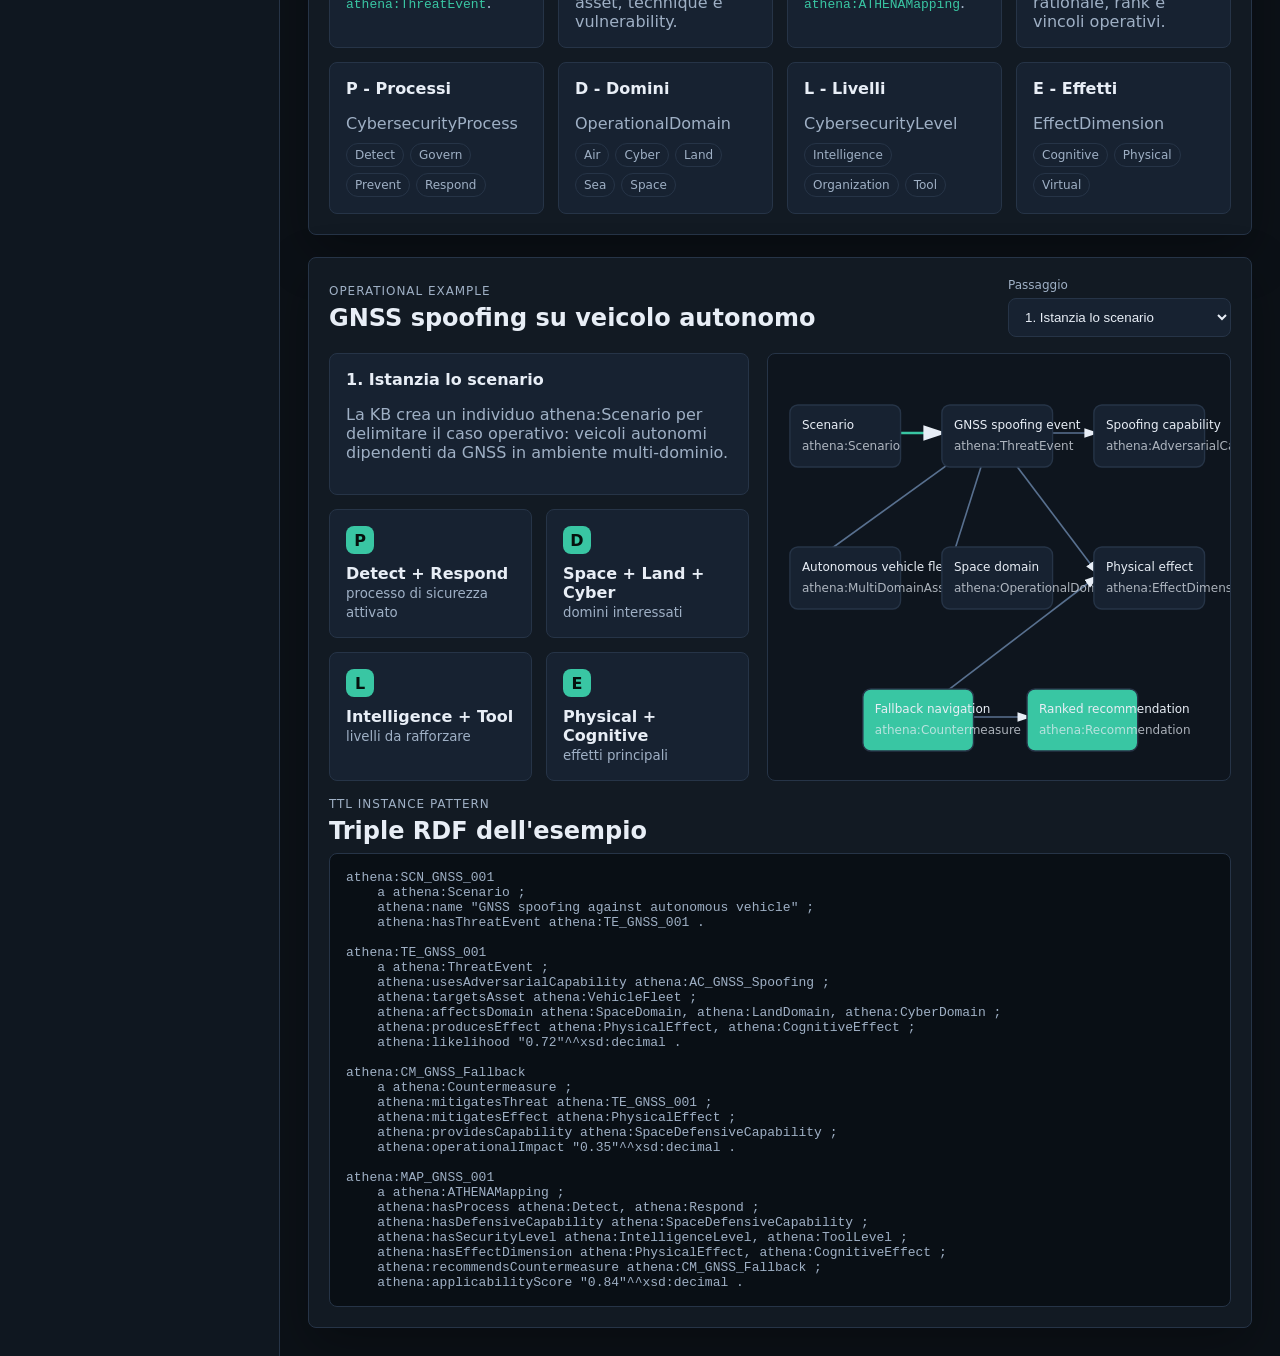
<file: ontology/index.html>
<!doctype html>
<html lang="it">
  <head>
    <meta charset="utf-8" />
    <meta name="viewport" content="width=device-width, initial-scale=1" />
    <title>ATHENA Core Ontology Dashboard</title>
    <link rel="stylesheet" href="styles.css" />
  </head>
  <body>
    <aside class="sidebar" aria-label="Navigazione ontologia">
      <div class="brand">
        <span class="brand-mark">A</span>
        <div>
          <strong>ATHENA</strong>
          <small>Core Ontology v0.1</small>
        </div>
      </div>
      <nav>
        <a href="#overview">Overview</a>
        <a href="#graph">Ontology Graph</a>
        <a href="#classes">Class Browser</a>
        <a href="#properties">Properties</a>
        <a href="#athena">ATHENA Operations</a>
        <a href="#example">Example</a>
      </nav>
      <div class="source-card">
        <span>Source</span>
        <strong id="sourceName">ATHENA-Core-Ontology-v0.1.ttl</strong>
        <small id="loadStatus">loading ontology...</small>
      </div>
    </aside>

    <main class="workspace">
      <header class="hero" id="overview">
        <div>
          <p class="eyebrow">Ontology-driven countermeasure reasoning</p>
          <h1>ATHENA Core Ontology Dashboard</h1>
          <p>
            Vista operativa dell'ontologia ATHENA: classi, proprieta', individui canonici,
            assi P-D-L-E e relazioni utili per costruire una Knowledge Base interrogabile.
          </p>
        </div>
        <div class="hero-panel">
          <span>Tensor model</span>
          <strong>P x D x L x E -> CC</strong>
          <small>process, domain, level, effect, countermeasure class</small>
        </div>
      </header>

      <section class="metric-grid" aria-label="Metriche ontologia">
        <article>
          <span>Classes</span>
          <strong id="classCount">0</strong>
        </article>
        <article>
          <span>Object properties</span>
          <strong id="objectPropertyCount">0</strong>
        </article>
        <article>
          <span>Datatype properties</span>
          <strong id="datatypePropertyCount">0</strong>
        </article>
        <article>
          <span>Named individuals</span>
          <strong id="individualCount">0</strong>
        </article>
      </section>

      <section class="panel graph-panel" id="graph">
        <div class="panel-head">
          <div>
            <p class="eyebrow">Ontology Graph</p>
            <h2>Relazioni principali</h2>
          </div>
          <label class="select-field">
            <span>Focus</span>
            <select id="graphFocus">
              <option value="all">Core ontology</option>
              <option value="threat">Threat model</option>
              <option value="athena">ATHENA axes</option>
              <option value="decision">Decision support</option>
            </select>
          </label>
        </div>
        <svg id="ontologyGraph" role="img" aria-label="Grafo delle relazioni ontologiche"></svg>
        <div id="selectedNode" class="selected-node">Seleziona un nodo nel grafo per vedere definizione e relazioni.</div>
      </section>

      <section class="two-column">
        <article class="panel" id="classes">
          <div class="panel-head">
            <div>
              <p class="eyebrow">Class Browser</p>
              <h2>Classi e gerarchie</h2>
            </div>
            <input id="classSearch" class="search" type="search" placeholder="Cerca classe, label o definizione" />
          </div>
          <div id="classList" class="entity-list"></div>
        </article>

        <article class="panel" id="properties">
          <div class="panel-head">
            <div>
              <p class="eyebrow">Properties</p>
              <h2>Dominio e range</h2>
            </div>
            <select id="propertyFilter" class="compact-select">
              <option value="all">Tutte</option>
              <option value="object">Object</option>
              <option value="datatype">Datatype</option>
            </select>
          </div>
          <div id="propertyList" class="entity-list"></div>
        </article>
      </section>

      <section class="panel athena-panel" id="athena">
        <div class="panel-head">
          <div>
            <p class="eyebrow">ATHENA Operations</p>
            <h2>Come usare l'ontologia per rendere operativa la KB</h2>
          </div>
        </div>
        <div class="operation-grid">
          <article>
            <span>1</span>
            <strong>Scenario</strong>
            <p>Istanzia <code>athena:Scenario</code> e collega <code>athena:ThreatEvent</code>.</p>
          </article>
          <article>
            <span>2</span>
            <strong>Threat model</strong>
            <p>Collega actor, capability, infrastructure, victim, asset, technique e vulnerability.</p>
          </article>
          <article>
            <span>3</span>
            <strong>ATHENA vector</strong>
            <p>Mappa processo, dominio, livello ed effetto tramite <code>athena:ATHENAMapping</code>.</p>
          </article>
          <article>
            <span>4</span>
            <strong>Countermeasure</strong>
            <p>Raccomanda contromisure con evidenza, score, rationale, rank e vincoli operativi.</p>
          </article>
        </div>
        <div class="axis-grid" id="axisGrid"></div>
      </section>

      <section class="panel example-panel" id="example">
        <div class="panel-head">
          <div>
            <p class="eyebrow">Operational Example</p>
            <h2>GNSS spoofing su veicolo autonomo</h2>
          </div>
          <label class="select-field">
            <span>Passaggio</span>
            <select id="exampleStep"></select>
          </label>
        </div>
        <div class="example-layout">
          <div>
            <div id="exampleNarrative" class="example-narrative"></div>
            <div class="example-vector" aria-label="Vettore ATHENA dello scenario">
              <article>
                <span>P</span>
                <strong>Detect + Respond</strong>
                <small>processo di sicurezza attivato</small>
              </article>
              <article>
                <span>D</span>
                <strong>Space + Land + Cyber</strong>
                <small>domini interessati</small>
              </article>
              <article>
                <span>L</span>
                <strong>Intelligence + Tool</strong>
                <small>livelli da rafforzare</small>
              </article>
              <article>
                <span>E</span>
                <strong>Physical + Cognitive</strong>
                <small>effetti principali</small>
              </article>
            </div>
          </div>
          <svg id="exampleGraph" role="img" aria-label="Esempio di istanziazione ATHENA"></svg>
        </div>
        <div class="ttl-snippet">
          <div class="panel-head compact">
            <div>
              <p class="eyebrow">TTL instance pattern</p>
              <h2>Triple RDF dell'esempio</h2>
            </div>
          </div>
          <pre id="exampleTtl"></pre>
        </div>
      </section>
    </main>

    <script src="app.js"></script>
  </body>
</html>
</file>
<file: console/styles.css>
:root {
  --bg: #090d10;
  --surface: #11171c;
  --surface-2: #151e24;
  --surface-3: #1c262d;
  --line: #2a3942;
  --line-strong: #3b515c;
  --text: #e8eef1;
  --muted: #91a1aa;
  --soft: #c5d0d5;
  --cyan: #35c2d1;
  --green: #79d389;
  --amber: #f3b75d;
  --red: #ef6868;
  --violet: #a98bff;
  --shadow: 0 18px 50px rgba(0, 0, 0, 0.38);
}

* {
  box-sizing: border-box;
}

html {
  scroll-behavior: smooth;
}

body {
  margin: 0;
  background:
    radial-gradient(circle at 76% 12%, rgba(53, 194, 209, 0.09), transparent 28%),
    linear-gradient(135deg, #090d10 0%, #0d1114 45%, #100d12 100%);
  color: var(--text);
  font-family: Inter, ui-sans-serif, system-ui, -apple-system, "Segoe UI", sans-serif;
}

button,
input,
select,
textarea {
  font: inherit;
}

.app-shell {
  display: grid;
  grid-template-columns: 248px minmax(0, 1fr);
  min-height: 100vh;
}

.sidebar {
  position: sticky;
  top: 0;
  height: 100vh;
  padding: 22px 16px;
  border-right: 1px solid var(--line);
  background: rgba(12, 17, 20, 0.94);
}

.brand {
  display: flex;
  gap: 12px;
  align-items: center;
  min-height: 54px;
  padding: 8px;
}

.brand-mark {
  display: grid;
  place-items: center;
  width: 38px;
  height: 38px;
  border: 1px solid var(--cyan);
  border-radius: 6px;
  color: var(--cyan);
  font-weight: 800;
}

.brand strong,
.brand span {
  display: block;
}

.brand span {
  margin-top: 2px;
  color: var(--muted);
  font-size: 0.78rem;
}

.nav-list {
  display: grid;
  gap: 4px;
  margin-top: 28px;
  max-height: calc(100vh - 190px);
  overflow-y: auto;
}

.nav-list a {
  display: flex;
  gap: 12px;
  align-items: center;
  min-height: 42px;
  padding: 0 10px;
  border: 1px solid transparent;
  border-radius: 6px;
  color: var(--soft);
  text-decoration: none;
  font-size: 0.9rem;
}

.nav-group-label {
  display: block;
  margin: 12px 10px 3px;
  color: var(--muted);
  font-size: .62rem;
  font-weight: 800;
  letter-spacing: .14em;
  text-transform: uppercase;
}

.nav-list a:hover,
.nav-list a.active {
  border-color: var(--line-strong);
  background: var(--surface-2);
  color: var(--text);
}

.dashboard-switch {
  display: inline-flex;
  gap: 4px;
  padding: 4px;
  border: 1px solid var(--line);
  border-radius: 8px;
  background: rgba(17, 23, 28, 0.86);
}

.dashboard-tab {
  min-height: 34px;
  padding: 0 12px;
  border: 1px solid transparent;
  border-radius: 6px;
  background: transparent;
  color: var(--muted);
  cursor: pointer;
}

.dashboard-tab.is-active {
  border-color: var(--line-strong);
  background: var(--surface-2);
  color: var(--text);
}

.dashboard-view {
  display: none;
}

.dashboard-view.is-active {
  display: block;
}

#athenaDashboard > .app-page {
  display: none !important;
  min-height: calc(100vh - 130px);
  margin-bottom: 0;
  animation: page-in .16s ease-out;
}

#athenaDashboard > .app-page.is-active {
  display: grid !important;
}

@keyframes page-in {
  from { opacity: 0; transform: translateY(5px); }
  to { opacity: 1; transform: translateY(0); }
}

.nav-icon {
  position: relative;
  width: 16px;
  height: 16px;
  flex: 0 0 auto;
}

.grid-icon,
.matrix-icon {
  border: 1px solid var(--cyan);
}

.grid-icon::before,
.grid-icon::after,
.matrix-icon::before,
.matrix-icon::after {
  position: absolute;
  content: "";
  background: var(--cyan);
}

.grid-icon::before {
  left: 7px;
  top: 0;
  width: 1px;
  height: 100%;
}

.grid-icon::after {
  left: 0;
  top: 7px;
  width: 100%;
  height: 1px;
}

.stack-icon::before,
.stack-icon::after {
  position: absolute;
  left: 1px;
  width: 14px;
  height: 5px;
  border: 1px solid var(--amber);
  content: "";
}

.stack-icon::before {
  top: 2px;
}

.stack-icon::after {
  bottom: 2px;
}

.matrix-icon::before {
  left: 4px;
  top: 0;
  width: 1px;
  height: 100%;
}

.matrix-icon::after {
  right: 4px;
  top: 0;
  width: 1px;
  height: 100%;
}

.shield-icon {
  border: 1px solid var(--green);
  border-radius: 8px 8px 4px 4px;
}

.shield-icon::after {
  position: absolute;
  left: 4px;
  right: 4px;
  bottom: -3px;
  height: 7px;
  border-right: 1px solid var(--green);
  border-bottom: 1px solid var(--green);
  transform: rotate(45deg);
  content: "";
}

.kb-icon {
  border: 1px solid var(--violet);
  border-radius: 3px;
}

.kb-icon::before,
.kb-icon::after {
  position: absolute;
  left: 3px;
  right: 3px;
  height: 1px;
  background: var(--violet);
  content: "";
}

.kb-icon::before {
  top: 5px;
}

.kb-icon::after {
  bottom: 5px;
}

.vuln-icon {
  border: 1px solid var(--red);
  border-radius: 50%;
}

.vuln-icon::before,
.vuln-icon::after {
  position: absolute;
  background: var(--red);
  content: "";
}

.vuln-icon::before {
  left: 7px;
  top: 3px;
  width: 1px;
  height: 10px;
}

.vuln-icon::after {
  left: 4px;
  top: 7px;
  width: 8px;
  height: 1px;
}

.sim-icon {
  border: 1px solid var(--green);
  border-radius: 50%;
}

.sim-icon::before {
  position: absolute;
  left: 5px;
  top: 4px;
  width: 0;
  height: 0;
  border-top: 4px solid transparent;
  border-bottom: 4px solid transparent;
  border-left: 7px solid var(--green);
  content: "";
}

.disarm-icon {
  border: 1px solid var(--amber);
  border-radius: 3px;
}

.disarm-icon::before,
.disarm-icon::after {
  position: absolute;
  content: "";
}

.disarm-icon::before {
  left: 3px;
  right: 3px;
  top: 7px;
  height: 1px;
  background: var(--amber);
}

.disarm-icon::after {
  left: 7px;
  top: 3px;
  width: 1px;
  height: 10px;
  background: var(--amber);
}

.sidebar-status {
  position: absolute;
  right: 16px;
  bottom: 18px;
  left: 16px;
  padding: 14px;
  border: 1px solid var(--line);
  border-radius: 6px;
  background: var(--surface);
}

.sidebar-status span,
.sidebar-status strong {
  display: block;
}

.sidebar-status span {
  color: var(--muted);
  font-size: 0.76rem;
}

.sidebar-status strong {
  margin-top: 5px;
  color: var(--green);
  font-size: 0.9rem;
}

.workspace {
  min-width: 0;
  padding: 24px;
}

.topbar {
  display: flex;
  justify-content: space-between;
  gap: 24px;
  align-items: flex-start;
  margin-bottom: 22px;
  padding: 20px;
  border: 1px solid var(--line);
  border-radius: 8px;
  background: rgba(17, 23, 28, 0.78);
  box-shadow: var(--shadow);
}

.topbar > *,
.topbar-actions > *,
.select-field,
.select-field select {
  min-width: 0;
}

.eyebrow {
  margin: 0 0 8px;
  color: var(--cyan);
  font-size: 0.72rem;
  font-weight: 800;
  letter-spacing: 0.12em;
  text-transform: uppercase;
}

h1,
h2 {
  margin: 0;
  letter-spacing: 0;
}

h1 {
  font-size: 1.8rem;
  font-weight: 720;
}

h2 {
  font-size: 1.04rem;
  line-height: 1.28;
}

.topbar-actions {
  display: flex;
  gap: 12px;
  align-items: end;
}

.select-field,
.search-field,
.control-stack label,
.inline-controls label {
  display: grid;
  gap: 7px;
  color: var(--muted);
  font-size: 0.74rem;
  font-weight: 700;
  text-transform: uppercase;
}

.select-field.compact {
  width: 180px;
}

select,
input[type="number"],
input[type="search"] {
  width: 100%;
  min-height: 38px;
  border: 1px solid var(--line-strong);
  border-radius: 6px;
  background: #0c1115;
  color: var(--text);
  padding: 0 10px;
}

.primary-button {
  display: inline-flex;
  gap: 9px;
  align-items: center;
  min-height: 38px;
  padding: 0 14px;
  border: 1px solid var(--cyan);
  border-radius: 6px;
  background: rgba(53, 194, 209, 0.12);
  color: var(--text);
  cursor: pointer;
}

.button-icon.refresh-icon {
  width: 13px;
  height: 13px;
  border: 2px solid var(--cyan);
  border-left-color: transparent;
  border-radius: 50%;
}

.button-icon.copy-icon {
  width: 13px;
  height: 15px;
  border: 1px solid currentColor;
  border-radius: 2px;
  box-shadow: 4px -4px 0 -1px #0c1115, 4px -4px 0 0 currentColor;
}

.overview-grid,
.content-grid,
.matrix-section,
.framework-section,
.knowledge-section,
.vulnerability-section,
.disarm-section,
.simulation-section,
.nato-grid {
  display: grid;
  gap: 16px;
  margin-bottom: 16px;
}

.overview-grid {
  grid-template-columns: minmax(0, 1.5fr) minmax(270px, 0.65fr) minmax(320px, 0.85fr);
}

.content-grid {
  grid-template-columns: minmax(0, 1.45fr) minmax(360px, 0.75fr);
}

.decision-section {
  grid-template-columns: minmax(0, 980px);
}

.decision-section .detail-panel {
  min-height: 520px;
}

.matrix-section {
  grid-template-columns: minmax(0, 1fr) minmax(360px, 0.58fr);
}

.matrix-decision-page {
  gap: 16px;
}

.matrix-decision-page > .matrix-section,
.matrix-decision-page > .content-grid {
  margin-bottom: 0;
}

.matrix-decision-page > .content-grid,
.matrix-decision-page > .decision-section {
  grid-template-columns: minmax(0, 1fr);
}

.matrix-decision-page > .decision-section {
  display: grid;
}

.matrix-decision-page .detail-panel {
  min-height: 0;
}

.framework-section {
  grid-template-columns: minmax(0, 1fr);
}

.framework-source-grid.single-source {
  grid-template-columns: minmax(240px, 420px);
}

.knowledge-section {
  grid-template-columns: minmax(0, 1.25fr) minmax(360px, 0.75fr);
}

.kb-architecture-panel {
  grid-column: 1 / -1;
}

.kb-architecture-summary,
.kb-architecture-layers,
.kb-conceptual-frameworks {
  display: grid;
  gap: 10px;
}

.kb-architecture-summary {
  grid-template-columns: repeat(3, minmax(0, 1fr));
  margin-bottom: 12px;
}

.kb-architecture-layers {
  grid-template-columns: repeat(5, minmax(0, 1fr));
}

.kb-conceptual-frameworks {
  grid-template-columns: minmax(0, 1fr);
  margin-top: 12px;
}

.kb-architecture-card,
.kb-layer-card,
.kb-framework-card {
  min-width: 0;
  padding: 12px;
  border: 1px solid var(--line);
  border-radius: 6px;
  background: var(--surface-2);
}

.kb-architecture-card span,
.kb-layer-card span,
.kb-framework-card span {
  display: block;
  color: var(--muted);
  font-size: 0.7rem;
  font-weight: 800;
  text-transform: uppercase;
}

.kb-architecture-card strong,
.kb-layer-card strong,
.kb-framework-card strong {
  display: block;
  margin-top: 7px;
  line-height: 1.35;
}

.kb-layer-card p,
.kb-framework-card p {
  margin: 8px 0 0;
  color: var(--soft);
  font-size: 0.84rem;
  line-height: 1.45;
}

.kb-framework-meta,
.kb-framework-mechanisms {
  display: flex;
  flex-wrap: wrap;
  gap: 7px;
  margin-top: 10px;
}

.vulnerability-section {
  grid-template-columns: minmax(0, 0.92fr) minmax(420px, 1.08fr);
}

.disarm-section {
  grid-template-columns: minmax(360px, 0.82fr) minmax(0, 1.18fr);
}

.simulation-section {
  grid-template-columns: minmax(0, 1.35fr) minmax(320px, 0.55fr);
}

.nato-dashboard {
  margin-bottom: 16px;
}

.nato-hero-panel,
.nato-panel {
  min-width: 0;
  border: 1px solid var(--line);
  border-radius: 8px;
  background: rgba(17, 23, 28, 0.82);
}

.nato-hero-panel {
  display: grid;
  grid-template-columns: minmax(0, 1fr) minmax(260px, 0.28fr);
  gap: 18px;
  align-items: stretch;
  margin-bottom: 16px;
  padding: 22px;
}

.nato-hero-panel h2 {
  margin: 8px 0 10px;
  font-size: clamp(1.5rem, 2vw, 2.2rem);
}

.nato-hero-panel p {
  max-width: 980px;
  margin: 0;
  color: var(--soft);
  line-height: 1.55;
}

.nato-source-box {
  display: grid;
  align-content: center;
  gap: 8px;
  padding: 16px;
  border: 1px solid rgba(53, 194, 209, 0.45);
  border-radius: 8px;
  background: rgba(53, 194, 209, 0.06);
}

.nato-source-box span {
  color: var(--muted);
  font-size: 0.72rem;
  font-weight: 800;
  text-transform: uppercase;
}

.nato-source-box a {
  color: var(--cyan);
}

.nato-grid {
  grid-template-columns: minmax(0, 1fr) minmax(360px, 0.56fr);
}

.nato-panel {
  padding: 18px;
}

.nato-panel canvas {
  width: 100%;
  height: auto;
  border: 1px solid var(--line);
  border-radius: 8px;
  background: #0b1115;
}

.nato-flow-steps,
.nato-vector-grid,
.nato-countermeasure-cards,
.nato-timeline,
.nato-case-scenarios {
  display: grid;
  gap: 10px;
}

.nato-flow-steps {
  grid-template-columns: repeat(4, minmax(0, 1fr));
  margin-top: 12px;
}

.nato-step-card,
.nato-vector-card,
.nato-countermeasure-card,
.nato-timeline-card,
.nato-case-scenario-card {
  min-width: 0;
  padding: 12px;
  border: 1px solid var(--line);
  border-radius: 6px;
  background: var(--surface-2);
}

.nato-step-card span,
.nato-vector-card span,
.nato-countermeasure-card span,
.nato-timeline-card span,
.nato-case-scenario-card span {
  display: block;
  color: var(--muted);
  font-size: 0.72rem;
  font-weight: 800;
  text-transform: uppercase;
}

.nato-step-card strong,
.nato-vector-card strong,
.nato-countermeasure-card strong,
.nato-timeline-card strong,
.nato-case-scenario-card strong {
  display: block;
  margin-top: 6px;
  color: var(--text);
  line-height: 1.35;
}

.nato-step-card p,
.nato-countermeasure-card p,
.nato-case-scenario-card p {
  margin: 8px 0 0;
  color: var(--soft);
  font-size: 0.86rem;
  line-height: 1.45;
}

.nato-case-scenario-card footer {
  display: flex;
  flex-wrap: wrap;
  gap: 6px;
  margin-top: 10px;
}

.nato-vector-card .bar-track {
  margin-top: 9px;
}

.summary-panel,
.metric-panel,
.controls-panel,
.ranking-panel,
.detail-panel,
.graph-panel,
.vector-panel,
.framework-panel,
.framework-detail-panel,
.kb-architecture-panel,
.kb-browser-panel,
.kb-context-panel,
.vulnerability-input-panel,
.domain-impact-panel,
.disarm-input-panel,
.disarm-output-panel,
.simulation-panel,
.simulation-state-panel {
  min-width: 0;
  border: 1px solid var(--line);
  border-radius: 8px;
  background: rgba(17, 23, 28, 0.82);
}

.summary-panel,
.metric-panel,
.controls-panel,
.detail-panel,
.graph-panel,
.vector-panel,
.framework-panel,
.framework-detail-panel,
.kb-architecture-panel,
.kb-browser-panel,
.kb-context-panel,
.vulnerability-input-panel,
.domain-impact-panel,
.disarm-input-panel,
.disarm-output-panel,
.simulation-panel,
.simulation-state-panel {
  padding: 18px;
}

.secondary {
  border-color: var(--line-strong);
  background: transparent;
}

.button-icon.play-icon {
  width: 0;
  height: 0;
  border-top: 6px solid transparent;
  border-bottom: 6px solid transparent;
  border-left: 9px solid currentColor;
}

.ranking-panel {
  padding: 18px 0 0;
  overflow: hidden;
}

.ranking-panel .panel-head {
  padding: 0 18px;
}

.panel-head {
  display: flex;
  justify-content: space-between;
  gap: 14px;
  align-items: flex-start;
  margin-bottom: 18px;
}

.panel-head.tight {
  margin-bottom: 10px;
}

.pill,
.badge {
  display: inline-flex;
  align-items: center;
  min-height: 26px;
  padding: 0 9px;
  border: 1px solid var(--line-strong);
  border-radius: 999px;
  color: var(--soft);
  font-size: 0.72rem;
  white-space: nowrap;
}

.entity-strip {
  display: grid;
  grid-template-columns: repeat(4, minmax(0, 1fr));
  gap: 10px;
}

.entity-card {
  min-height: 132px;
  padding: 13px;
  border: 1px solid var(--line);
  border-radius: 6px;
  background: var(--surface-2);
}

.entity-card span {
  display: block;
  color: var(--muted);
  font-size: 0.68rem;
  font-weight: 800;
  letter-spacing: 0.1em;
  text-transform: uppercase;
}

.entity-card strong {
  display: block;
  margin-top: 10px;
  font-size: 0.94rem;
  line-height: 1.35;
}

.metric-panel {
  display: grid;
  align-content: start;
}

.recommendation-score {
  display: grid;
  place-items: center;
  width: 132px;
  height: 132px;
  margin: 6px 0 16px;
  border: 1px solid rgba(53, 194, 209, 0.52);
  border-radius: 50%;
  background: conic-gradient(var(--cyan) var(--score-angle, 0deg), rgba(255,255,255,0.08) 0deg);
}

.recommendation-score span,
.recommendation-score small {
  grid-area: 1 / 1;
}

.recommendation-score span {
  margin-top: -10px;
  font-size: 2.1rem;
  font-weight: 800;
}

.recommendation-score small {
  margin-top: 48px;
  color: var(--muted);
  font-size: 0.67rem;
}

.muted-text {
  color: var(--muted);
  line-height: 1.5;
}

.control-stack {
  display: grid;
  gap: 13px;
}

.control-stack label span {
  display: flex;
  justify-content: space-between;
  gap: 8px;
}

input[type="range"] {
  width: 100%;
  accent-color: var(--cyan);
}

.inline-controls {
  display: grid;
  grid-template-columns: 1fr;
  gap: 12px;
}

.weight-rationale {
  display: grid;
  gap: 8px;
  margin-top: 2px;
}

.weight-rationale div {
  padding: 9px 10px;
  border: 1px solid var(--line);
  border-radius: 6px;
  background: rgba(255, 255, 255, 0.025);
}

.weight-rationale strong {
  display: block;
  color: var(--cyan);
  font-size: 0.76rem;
}

.weight-rationale span {
  display: block;
  margin-top: 4px;
  color: var(--muted);
  font-size: 0.76rem;
  line-height: 1.35;
}

.table-wrap {
  max-width: 100%;
  overflow: auto;
}

.framework-source-grid,
.framework-coverage-cards {
  display: grid;
  grid-template-columns: repeat(4, minmax(0, 1fr));
  gap: 10px;
  margin-bottom: 14px;
}

.framework-source-grid a,
.framework-coverage-card,
.framework-note {
  min-width: 0;
  padding: 12px;
  border: 1px solid var(--line);
  border-radius: 6px;
  background: var(--surface-2);
  text-decoration: none;
}

.framework-source-grid span,
.framework-coverage-card span,
.framework-note span {
  display: block;
  color: var(--muted);
  font-size: 0.7rem;
  font-weight: 800;
  letter-spacing: 0.08em;
  text-transform: uppercase;
}

.framework-source-grid strong,
.framework-coverage-card strong,
.framework-note strong {
  display: block;
  margin-top: 6px;
  color: var(--soft);
  line-height: 1.35;
}

.framework-source-grid a:hover {
  border-color: rgba(53, 194, 209, 0.5);
}

.framework-table-wrap table {
  min-width: 1240px;
}

.framework-table-wrap th:nth-child(1),
.framework-table-wrap td:nth-child(1) {
  width: 150px;
}

.framework-table-wrap th:nth-child(2),
.framework-table-wrap td:nth-child(2) {
  width: 210px;
}

.framework-table-wrap th:nth-child(3),
.framework-table-wrap td:nth-child(3) {
  width: 360px;
}

.framework-table-wrap th:nth-child(4),
.framework-table-wrap td:nth-child(4) {
  width: 360px;
}

.framework-table-wrap th:nth-child(5),
.framework-table-wrap td:nth-child(5) {
  width: 160px;
}

.framework-note {
  margin-top: 14px;
  border-color: rgba(121, 211, 137, 0.42);
  background: rgba(121, 211, 137, 0.06);
}

table {
  width: 100%;
  min-width: 760px;
  border-collapse: collapse;
}

th,
td {
  padding: 13px 14px;
  border-top: 1px solid var(--line);
  text-align: left;
  font-size: 0.84rem;
}

th {
  color: var(--muted);
  font-size: 0.68rem;
  letter-spacing: 0.08em;
  text-transform: uppercase;
}

tbody tr {
  cursor: pointer;
}

tbody tr:hover,
tbody tr.selected {
  background: rgba(53, 194, 209, 0.08);
}

.score-cell {
  color: var(--cyan);
  font-weight: 800;
}

.mini-badge {
  display: inline-flex;
  align-items: center;
  min-height: 23px;
  margin: 2px 3px 2px 0;
  padding: 0 7px;
  border: 1px solid rgba(53, 194, 209, 0.45);
  border-radius: 999px;
  color: var(--cyan);
  background: rgba(53, 194, 209, 0.07);
  font-size: 0.72rem;
  font-weight: 800;
}

.badge-row {
  display: flex;
  flex-wrap: wrap;
  gap: 7px;
  margin: 14px 0;
}

.badge.green {
  border-color: rgba(121, 211, 137, 0.6);
  color: var(--green);
}

.badge.amber {
  border-color: rgba(243, 183, 93, 0.65);
  color: var(--amber);
}

.badge.red {
  border-color: rgba(239, 104, 104, 0.65);
  color: var(--red);
}

.score-breakdown {
  display: grid;
  grid-template-columns: repeat(3, 1fr);
  gap: 8px;
  margin: 16px 0;
}

.score-breakdown div {
  padding: 12px;
  border: 1px solid var(--line);
  border-radius: 6px;
  background: var(--surface-2);
}

.score-breakdown span {
  display: block;
  color: var(--muted);
  font-size: 0.68rem;
}

.score-breakdown strong {
  display: block;
  margin-top: 7px;
  font-size: 1.22rem;
}

.axis-list {
  display: grid;
  gap: 18px;
}

.axis-list > div > span {
  display: block;
  margin-bottom: 10px;
  color: var(--muted);
  font-size: 0.72rem;
  font-weight: 800;
  letter-spacing: 0.08em;
  text-transform: uppercase;
}

.bar-row {
  display: grid;
  grid-template-columns: 92px 1fr 40px;
  gap: 10px;
  align-items: center;
  min-height: 24px;
  color: var(--soft);
  font-size: 0.78rem;
}

.bar-track {
  height: 7px;
  border-radius: 999px;
  background: rgba(255, 255, 255, 0.08);
}

.bar-fill {
  height: 100%;
  border-radius: inherit;
  background: linear-gradient(90deg, var(--cyan), var(--green));
}

canvas {
  display: block;
  width: 100%;
  height: auto;
  border: 1px solid var(--line);
  border-radius: 6px;
  background: #0b1115;
}

.vector-grid {
  display: grid;
  gap: 10px;
}

.vector-group {
  border: 1px solid var(--line);
  border-radius: 6px;
  overflow: hidden;
}

.vector-group h3 {
  margin: 0;
  padding: 11px 12px;
  background: var(--surface-2);
  font-size: 0.78rem;
}

.vector-item {
  display: grid;
  grid-template-columns: 94px 1fr 42px;
  gap: 8px;
  align-items: center;
  padding: 8px 12px;
  border-top: 1px solid var(--line);
  font-size: 0.76rem;
}

.kb-toolbar {
  display: grid;
  grid-template-columns: minmax(0, 1fr) auto;
  gap: 12px;
  margin-bottom: 14px;
}

.kb-catalog {
  display: grid;
  gap: 10px;
  max-height: 620px;
  overflow: auto;
  padding-right: 4px;
}

.kb-card {
  padding: 13px;
  border: 1px solid var(--line);
  border-radius: 6px;
  background: var(--surface-2);
  cursor: pointer;
}

.kb-card:hover,
.kb-card.active {
  border-color: rgba(53, 194, 209, 0.72);
  background: rgba(53, 194, 209, 0.08);
}

.kb-card-head {
  display: flex;
  justify-content: space-between;
  gap: 12px;
  align-items: start;
  margin-bottom: 10px;
}

.kb-card h3 {
  margin: 0;
  font-size: 0.93rem;
  line-height: 1.35;
}

.kb-card p {
  margin: 0 0 12px;
  color: var(--muted);
  font-size: 0.8rem;
  line-height: 1.45;
}

.kb-mini-grid {
  display: grid;
  grid-template-columns: repeat(4, minmax(0, 1fr));
  gap: 7px;
}

.kb-mini-grid div {
  min-height: 44px;
  padding: 7px;
  border: 1px solid var(--line);
  border-radius: 5px;
  background: rgba(255, 255, 255, 0.025);
}

.kb-mini-grid span {
  display: block;
  color: var(--muted);
  font-size: 0.64rem;
  font-weight: 800;
  text-transform: uppercase;
}

.kb-mini-grid strong {
  display: block;
  margin-top: 4px;
  overflow: hidden;
  color: var(--soft);
  font-size: 0.72rem;
  text-overflow: ellipsis;
  white-space: nowrap;
}

.kb-raw {
  max-height: 620px;
  margin: 0;
  overflow: auto;
  padding: 14px;
  border: 1px solid var(--line);
  border-radius: 6px;
  background: #070b0e;
  color: var(--soft);
  font-size: 0.78rem;
  line-height: 1.5;
}

.kb-context-panel textarea {
  width: 100%;
  min-height: 520px;
  resize: vertical;
  padding: 14px;
  border: 1px solid var(--line);
  border-radius: 6px;
  background: #070b0e;
  color: var(--soft);
  font: 0.78rem/1.5 ui-monospace, SFMono-Regular, Menlo, Monaco, Consolas, "Liberation Mono", monospace;
}

.context-actions {
  display: flex;
  gap: 12px;
  align-items: center;
  margin-top: 12px;
}

.vulnerability-form {
  display: grid;
  gap: 14px;
}

.vulnerability-sliders {
  display: grid;
  gap: 13px;
}

.vulnerability-sliders label {
  display: grid;
  gap: 7px;
  color: var(--muted);
  font-size: 0.74rem;
  font-weight: 700;
  text-transform: uppercase;
}

.vulnerability-sliders label span {
  display: flex;
  justify-content: space-between;
  gap: 8px;
}

.domain-toggle-grid {
  display: grid;
  grid-template-columns: repeat(5, minmax(0, 1fr));
  gap: 8px;
}

.domain-toggle-grid label {
  display: flex;
  gap: 8px;
  align-items: center;
  min-height: 40px;
  padding: 0 10px;
  border: 1px solid var(--line);
  border-radius: 6px;
  background: var(--surface-2);
  color: var(--soft);
  font-size: 0.78rem;
  font-weight: 700;
}

.domain-toggle-grid input {
  accent-color: var(--cyan);
}

.domain-impact-bars {
  display: grid;
  gap: 9px;
  margin-top: 14px;
}

.domain-impact-row {
  display: grid;
  grid-template-columns: 70px 1fr 48px;
  gap: 10px;
  align-items: center;
  min-height: 30px;
  color: var(--soft);
  font-size: 0.8rem;
}

.domain-impact-row.high .bar-fill {
  background: linear-gradient(90deg, var(--amber), var(--red));
}

.domain-impact-row.medium .bar-fill {
  background: linear-gradient(90deg, var(--cyan), var(--amber));
}

.domain-impact-row.low .bar-fill {
  background: linear-gradient(90deg, var(--cyan), var(--green));
}

.disarm-form {
  display: grid;
  gap: 14px;
}

.disarm-form-grid {
  display: grid;
  grid-template-columns: 1fr 1fr;
  gap: 12px;
}

.disarm-techniques {
  display: grid;
  gap: 8px;
  overflow-x: auto;
}

.disarm-technique-card {
  display: grid;
  grid-template-columns: auto 92px minmax(150px, 0.72fr) minmax(130px, 0.58fr) minmax(220px, 1.2fr) minmax(120px, 0.55fr) minmax(120px, 0.55fr);
  gap: 10px;
  align-items: center;
  min-height: 54px;
  padding: 9px 10px;
  border: 1px solid var(--line);
  border-radius: 6px;
  background: var(--surface-2);
  color: var(--soft);
  cursor: pointer;
  min-width: 980px;
}

.disarm-technique-card input {
  accent-color: var(--amber);
}

.disarm-technique-id {
  color: var(--amber);
  font-size: 0.72rem;
  font-weight: 800;
}

.disarm-technique-card strong {
  min-width: 0;
  font-size: 0.82rem;
  line-height: 1.25;
}

.disarm-technique-card em {
  color: var(--cyan);
  font-size: 0.76rem;
  font-style: normal;
  font-weight: 800;
}

.disarm-technique-card small {
  color: var(--muted);
  font-size: 0.74rem;
  line-height: 1.35;
}

.disarm-domain-list {
  color: var(--soft);
  font-size: 0.74rem;
  line-height: 1.35;
}

.disarm-response-list {
  display: flex;
  flex-wrap: wrap;
  gap: 4px;
}

.disarm-response-list b {
  display: inline-flex;
  align-items: center;
  min-height: 22px;
  padding: 0 6px;
  border: 1px solid rgba(53, 194, 209, 0.45);
  border-radius: 999px;
  color: var(--cyan);
  background: rgba(53, 194, 209, 0.07);
  font-size: 0.68rem;
}

.athena-mapping-cards {
  display: grid;
  grid-template-columns: repeat(3, minmax(0, 1fr));
  gap: 9px;
  margin-top: 14px;
}

.threat-flow-frameworks {
  display: flex;
  flex-wrap: wrap;
  gap: 7px;
  margin-top: 12px;
}

.framework-chip {
  display: inline-flex;
  align-items: center;
  min-height: 26px;
  padding: 0 9px;
  border: 1px solid rgba(121, 211, 137, 0.48);
  border-radius: 999px;
  color: var(--green);
  background: rgba(121, 211, 137, 0.07);
  font-size: 0.72rem;
  font-weight: 800;
}

.athena-map-card {
  min-height: 64px;
  padding: 10px;
  border: 1px solid var(--line);
  border-radius: 6px;
  background: var(--surface-2);
}

.athena-map-card span {
  display: block;
  color: var(--muted);
  font-size: 0.64rem;
  font-weight: 800;
  text-transform: uppercase;
}

.athena-map-card strong {
  display: block;
  margin-top: 7px;
  color: var(--soft);
  font-size: 0.8rem;
  line-height: 1.35;
}

.simulation-controls {
  display: flex;
  gap: 10px;
  align-items: end;
  margin-bottom: 14px;
}

.simulation-timeline {
  display: grid;
  grid-template-columns: repeat(7, minmax(0, 1fr));
  gap: 8px;
  margin-top: 14px;
}

.simulation-tick {
  min-height: 44px;
  padding: 8px;
  border: 1px solid var(--line);
  border-radius: 6px;
  background: var(--surface-2);
  color: var(--muted);
  font-size: 0.7rem;
  cursor: pointer;
}

.simulation-tick.active {
  border-color: var(--cyan);
  color: var(--text);
  background: rgba(53, 194, 209, 0.08);
}

.simulation-tick strong {
  display: block;
  color: inherit;
  font-size: 0.76rem;
}

.simulation-tick-domains {
  display: flex;
  flex-wrap: wrap;
  gap: 3px;
  margin-top: 6px;
}

.simulation-tick-domains i {
  display: grid;
  place-items: center;
  width: 21px;
  height: 21px;
  border: 1px solid var(--line);
  border-radius: 50%;
  background: rgba(255, 255, 255, .035);
  font-style: normal;
  font-size: .72rem;
}

.simulation-caption {
  display: grid;
  gap: 5px;
  margin-top: 14px;
  padding: 13px;
  border: 1px solid var(--line);
  border-radius: 6px;
  background: var(--surface-2);
}

.simulation-caption strong {
  color: var(--cyan);
}

.simulation-caption span {
  color: var(--muted);
  line-height: 1.45;
}

.simulation-domain-state {
  display: grid;
  gap: 10px;
}

.simulation-domain-card {
  padding: 11px;
  border: 1px solid var(--line);
  border-radius: 6px;
  background: var(--surface-2);
}

.simulation-domain-card header {
  display: flex;
  justify-content: space-between;
  gap: 10px;
  align-items: center;
  margin-bottom: 8px;
}

.simulation-domain-name {
  display: inline-flex;
  gap: 9px;
  align-items: center;
}

.simulation-domain-name i {
  display: grid;
  place-items: center;
  width: 28px;
  height: 28px;
  border: 1px solid var(--line-strong);
  border-radius: 7px;
  background: rgba(53, 194, 209, .07);
  font-style: normal;
  font-size: 1rem;
}

.simulation-domain-name strong {
  color: var(--text);
}

.simulation-domain-value {
  font-family: ui-monospace, SFMono-Regular, Menlo, monospace;
}

.simulation-domain-card strong {
  font-size: 0.86rem;
}

.simulation-domain-card span {
  color: var(--muted);
  font-size: 0.76rem;
}

.simulation-athena-box {
  margin-top: 14px;
  padding: 13px;
  border: 1px solid rgba(121, 211, 137, 0.5);
  border-radius: 6px;
  background: rgba(121, 211, 137, 0.06);
}

.simulation-athena-box span {
  display: block;
  color: var(--green);
  font-size: 0.7rem;
  font-weight: 800;
  text-transform: uppercase;
}

.simulation-athena-box strong {
  display: block;
  margin-top: 7px;
  color: var(--soft);
  line-height: 1.4;
}

.schema-section {
  display: grid;
  gap: 16px;
  margin-top: 18px;
  scroll-margin-top: 18px;
}

.panel-card {
  padding: 20px;
  border: 1px solid var(--line);
  border-radius: 8px;
  background: var(--surface);
}

.schema-hero {
  display: grid;
  grid-template-columns: 1.4fr 1fr;
  gap: 26px;
  align-items: center;
  background: linear-gradient(125deg, rgba(38, 154, 166, 0.13), var(--surface) 60%);
}

.schema-hero > div > p:last-child { color: var(--muted); line-height: 1.6; }
.schema-metrics { display: grid; grid-template-columns: repeat(3, 1fr); gap: 9px; }
.schema-metrics div { padding: 14px; border: 1px solid var(--line); border-radius: 6px; background: var(--surface-2); }
.schema-metrics span { display: block; color: var(--muted); font-size: .68rem; text-transform: uppercase; }
.schema-metrics strong { display: block; margin-top: 8px; color: var(--cyan); font-size: 1.15rem; }

.kg-stack-grid { display: grid; grid-template-columns: 1fr auto 1fr auto 1fr; gap: 12px; align-items: stretch; }
.kg-stage { min-height: 118px; padding: 16px; border: 1px solid var(--line); border-radius: 7px; background: var(--surface-2); }
.kg-stage span { display: block; margin-bottom: 16px; color: var(--muted); font-size: .67rem; font-weight: 800; letter-spacing: .08em; }
.kg-stage strong { display: block; color: var(--soft); font-size: 1rem; }
.kg-stage p { margin-bottom: 0; color: var(--muted); font-size: .8rem; }
.kg-stage.opencti { border-top: 3px solid #6aa6ff; }
.kg-stage.risk { border-top: 3px solid var(--cyan); }
.kg-stage.decision { border-top: 3px solid var(--green); }
.kg-arrow { display: grid; place-items: center; color: var(--cyan); font-size: 1.5rem; }

.schema-toolbar { display: grid; grid-template-columns: 1fr 240px; gap: 12px; margin-bottom: 14px; }
.schema-table-wrap { max-height: 620px; overflow: auto; border: 1px solid var(--line); }
.schema-table { min-width: 1180px; }
.schema-table thead { position: sticky; top: 0; z-index: 2; }
.schema-table td { vertical-align: top; line-height: 1.45; font-size: .76rem; }
.schema-table td:first-child strong { display: block; margin-top: 5px; color: var(--soft); }
.schema-prefix { color: var(--cyan); font-family: ui-monospace, monospace; font-size: .67rem; }
.source-pill { display: inline-block; padding: 4px 7px; border-radius: 999px; font-size: .65rem; font-weight: 800; }
.source-opencti { color: #9fc4ff; background: rgba(73, 128, 222, .15); }
.source-athena { color: var(--green); background: rgba(121, 211, 137, .11); }

.state-query-grid { display: grid; grid-template-columns: repeat(4, 1fr); gap: 10px; }
.state-query-grid div { position: relative; padding: 16px; border-left: 3px solid var(--cyan); background: var(--surface-2); }
.state-query-grid span,.state-query-grid small { display: block; color: var(--muted); }
.state-query-grid b { display: block; margin: 10px 0; color: var(--cyan); font: 800 1.4rem ui-monospace,monospace; }

.schema-pipeline { display: grid; grid-template-columns: repeat(7, 1fr); gap: 8px; }
.pipeline-step { min-height: 82px; padding: 11px; border: 1px solid var(--line); border-radius: 6px; background: var(--surface-2); }
.pipeline-step span { display: block; color: var(--cyan); font: 800 .65rem ui-monospace,monospace; }
.pipeline-step strong { display: block; margin-top: 12px; font-size: .75rem; line-height: 1.35; }

.population-layout { display: grid; grid-template-columns: 1.1fr 1fr; gap: 16px; }
.field-cloud { display: flex; flex-wrap: wrap; gap: 6px; }
.field-cloud code { padding: 5px 8px; border: 1px solid var(--line); border-radius: 4px; color: var(--cyan); background: var(--surface-2); font-size: .7rem; }
.schema-code { min-height: 170px; margin: 0; padding: 14px; overflow: auto; border: 1px solid var(--line); border-radius: 6px; color: #b9e9da; background: #071019; font-size: .7rem; white-space: pre-wrap; }

.scenario-builder-section { display: grid; gap: 16px; margin-top: 18px; scroll-margin-top: 18px; }
.scenario-builder-intro { display: grid; grid-template-columns: 1.4fr 300px; gap: 24px; align-items: center; background: linear-gradient(125deg, rgba(243, 183, 93, .09), var(--surface) 60%); }
.scenario-builder-intro p:last-child { color: var(--muted); line-height: 1.55; }
.live-risk-card { padding: 18px; border: 1px solid var(--line); border-radius: 8px; background: var(--surface-2); }
.live-risk-card > span,.live-risk-card > small { display: block; color: var(--muted); font-size: .72rem; }
.live-risk-card strong { display: inline-block; margin: 9px 10px 4px 0; font-size: 2.6rem; line-height: 1; }
.live-risk-card b { color: var(--green); font-size: .75rem; letter-spacing: .08em; }
.live-risk-card.risk-medium b { color: var(--amber); }
.live-risk-card.risk-high b,.live-risk-card.risk-critical b { color: var(--red); }
.risk-meter { height: 7px; margin: 10px 0; overflow: hidden; border-radius: 999px; background: #071019; }
.risk-meter i { display: block; width: 0; height: 100%; background: var(--green); transition: width .2s ease; }
.risk-medium .risk-meter i { background: var(--amber); }
.risk-high .risk-meter i,.risk-critical .risk-meter i { background: var(--red); }

.scenario-builder-form { display: grid; gap: 16px; }
.builder-card { padding: 20px; border: 1px solid var(--line); border-radius: 8px; background: var(--surface); }
.builder-fields { display: grid; gap: 12px; }
.builder-fields.two-cols { grid-template-columns: 1fr 1fr; }
.builder-fields .wide { grid-column: 1 / -1; }
.builder-fields label,.builder-range-grid label { display: grid; gap: 7px; color: var(--muted); font-size: .73rem; }
.builder-fields input,.builder-fields select,.builder-fields textarea { width: 100%; padding: 10px 11px; border: 1px solid var(--line); border-radius: 5px; outline: none; color: var(--text); background: var(--surface-2); }
.builder-fields input:focus,.builder-fields select:focus,.builder-fields textarea:focus { border-color: var(--cyan); }
.builder-fields output,.builder-range-grid output { float: right; color: var(--cyan); font: 700 .72rem ui-monospace,monospace; }
.builder-range-grid { display: grid; grid-template-columns: repeat(4, 1fr); gap: 13px; }
.builder-range-grid.single { grid-template-columns: 1fr; }
.builder-range-grid input[type="range"] { width: 100%; accent-color: var(--cyan); }
.builder-columns { display: grid; grid-template-columns: repeat(3, 1fr); gap: 16px; }
.builder-actions-card { display: flex; justify-content: space-between; gap: 20px; align-items: center; }
.builder-actions-card small { display: block; margin-top: 7px; color: var(--muted); }
.builder-actions { display: flex; gap: 9px; flex-shrink: 0; }
.secondary-button { min-height: 40px; padding: 0 15px; border: 1px solid var(--line-strong); border-radius: 5px; color: var(--soft); background: var(--surface-2); cursor: pointer; }
.secondary-button:hover { border-color: var(--cyan); }

@media (max-width: 1180px) {
  .overview-grid,
  .content-grid,
  .matrix-section,
  .framework-section,
  .knowledge-section,
  .kb-architecture-summary,
  .kb-architecture-layers,
  .vulnerability-section,
  .disarm-section,
  .simulation-section,
  .nato-grid,
  .nato-hero-panel,
  .schema-hero,
  .population-layout,
  .scenario-builder-intro,
  .builder-columns {
    grid-template-columns: 1fr;
  }

  .schema-pipeline { grid-template-columns: repeat(4, 1fr); }
}

@media (max-width: 820px) {
  .app-shell {
    grid-template-columns: 1fr;
  }

  .sidebar {
    position: relative;
    height: auto;
  }

  .sidebar-status {
    position: static;
    margin-top: 18px;
  }

  .workspace {
    padding: 14px;
  }

  .topbar,
  .topbar-actions {
    display: grid;
  }

  .topbar-actions {
    width: 100%;
  }

  h1,
  h2,
  .eyebrow,
  .muted-text,
  select {
    overflow-wrap: anywhere;
  }

  .entity-strip,
  .score-breakdown,
  .kb-mini-grid,
  .kb-toolbar,
  .domain-toggle-grid,
  .framework-source-grid,
  .framework-coverage-cards,
  .disarm-form-grid,
  .athena-mapping-cards,
  .simulation-timeline,
  .schema-metrics,
  .state-query-grid,
  .schema-toolbar,
  .kg-stack-grid {
    grid-template-columns: 1fr;
  }

  .builder-fields.two-cols,
  .builder-range-grid { grid-template-columns: 1fr; }
  .builder-actions-card { display: grid; }

  .kg-arrow { transform: rotate(90deg); }
  .schema-pipeline { grid-template-columns: repeat(2, 1fr); }

  .simulation-controls {
    display: grid;
  }

  .select-field.compact {
    width: 100%;
  }
}
</file>
<file: ontology/styles.css>
:root {
  color-scheme: dark;
  --bg: #0c1117;
  --panel: #121a23;
  --panel-2: #172231;
  --text: #e8eef6;
  --muted: #9fb0c5;
  --line: #263447;
  --accent: #39c6a3;
  --accent-2: #70a7ff;
  --warn: #f4c95d;
  --danger: #ff7a90;
  --shadow: 0 18px 50px rgba(0, 0, 0, 0.28);
}

* {
  box-sizing: border-box;
}

body {
  margin: 0;
  min-height: 100vh;
  background: var(--bg);
  color: var(--text);
  font-family: Inter, ui-sans-serif, system-ui, -apple-system, BlinkMacSystemFont, "Segoe UI", sans-serif;
  display: grid;
  grid-template-columns: 280px 1fr;
}

.sidebar {
  min-height: 100vh;
  padding: 24px;
  border-right: 1px solid var(--line);
  background: #0f1720;
  position: sticky;
  top: 0;
}

.brand {
  display: flex;
  align-items: center;
  gap: 12px;
  margin-bottom: 28px;
}

.brand-mark {
  width: 38px;
  height: 38px;
  border-radius: 8px;
  display: grid;
  place-items: center;
  color: #06110e;
  background: var(--accent);
  font-weight: 700;
}

.brand strong,
.brand small,
.source-card span,
.source-card strong,
.source-card small {
  display: block;
}

.brand small,
.source-card span,
.source-card small,
.eyebrow,
.metric-grid span {
  color: var(--muted);
}

nav {
  display: grid;
  gap: 8px;
}

nav a {
  color: var(--text);
  text-decoration: none;
  padding: 10px 12px;
  border: 1px solid transparent;
  border-radius: 8px;
}

nav a:hover {
  border-color: var(--line);
  background: var(--panel);
}

.source-card {
  margin-top: 32px;
  border: 1px solid var(--line);
  border-radius: 8px;
  padding: 14px;
  background: var(--panel);
}

.workspace {
  padding: 28px;
  display: grid;
  gap: 22px;
}

.hero {
  display: grid;
  grid-template-columns: minmax(0, 1fr) 320px;
  gap: 20px;
  align-items: end;
}

.hero h1,
.panel h2 {
  margin: 0;
  letter-spacing: 0;
}

.hero h1 {
  font-size: clamp(32px, 4vw, 56px);
}

.hero p {
  max-width: 820px;
  color: var(--muted);
}

.hero-panel,
.panel,
.metric-grid article {
  border: 1px solid var(--line);
  background: var(--panel);
  border-radius: 8px;
  box-shadow: var(--shadow);
}

.hero-panel {
  padding: 20px;
}

.hero-panel span,
.hero-panel small {
  color: var(--muted);
  display: block;
}

.hero-panel strong {
  display: block;
  margin: 10px 0;
  font-size: 24px;
  color: var(--accent);
}

.eyebrow {
  margin: 0 0 6px;
  text-transform: uppercase;
  letter-spacing: 0.08em;
  font-size: 12px;
}

.metric-grid {
  display: grid;
  grid-template-columns: repeat(4, minmax(0, 1fr));
  gap: 14px;
}

.metric-grid article {
  padding: 18px;
}

.metric-grid strong {
  display: block;
  font-size: 36px;
  margin-top: 6px;
}

.panel {
  padding: 20px;
  min-width: 0;
}

.panel-head {
  display: flex;
  align-items: center;
  justify-content: space-between;
  gap: 18px;
  margin-bottom: 16px;
}

.select-field,
.select-field span {
  display: grid;
  gap: 6px;
}

.select-field span {
  color: var(--muted);
  font-size: 12px;
}

select,
input {
  color: var(--text);
  background: var(--panel-2);
  border: 1px solid var(--line);
  border-radius: 8px;
  padding: 10px 12px;
}

.search {
  width: min(360px, 100%);
}

.compact-select {
  min-width: 130px;
}

#ontologyGraph {
  display: block;
  width: 100%;
  height: 520px;
  border: 1px solid var(--line);
  border-radius: 8px;
  background: #0e151e;
}

.node text {
  fill: var(--text);
  font-size: 12px;
  pointer-events: none;
}

.node circle {
  stroke: var(--bg);
  stroke-width: 2;
  cursor: pointer;
}

.edge {
  stroke: #58708f;
  stroke-opacity: 0.55;
}

.edge-label {
  fill: var(--muted);
  font-size: 11px;
}

.selected-node {
  margin-top: 12px;
  padding: 12px 14px;
  border: 1px solid var(--line);
  border-radius: 8px;
  background: var(--panel-2);
  color: var(--muted);
}

.two-column {
  display: grid;
  grid-template-columns: minmax(0, 1fr) minmax(0, 1fr);
  gap: 22px;
}

.entity-list {
  display: grid;
  gap: 10px;
}

.entity-card {
  padding: 14px;
  border: 1px solid var(--line);
  border-radius: 8px;
  background: var(--panel-2);
}

.entity-card strong {
  display: block;
  margin-bottom: 6px;
}

.entity-card p {
  margin: 8px 0 0;
  color: var(--muted);
}

.tags {
  display: flex;
  flex-wrap: wrap;
  gap: 6px;
  margin-top: 10px;
}

.tag {
  border: 1px solid var(--line);
  border-radius: 999px;
  padding: 4px 8px;
  color: var(--muted);
  font-size: 12px;
}

.operation-grid,
.axis-grid,
.example-vector {
  display: grid;
  grid-template-columns: repeat(4, minmax(0, 1fr));
  gap: 14px;
}

.operation-grid article,
.axis-card,
.example-vector article {
  padding: 16px;
  border: 1px solid var(--line);
  border-radius: 8px;
  background: var(--panel-2);
}

.operation-grid span {
  width: 28px;
  height: 28px;
  border-radius: 50%;
  display: grid;
  place-items: center;
  background: var(--accent);
  color: #06110e;
  font-weight: 700;
  margin-bottom: 12px;
}

.operation-grid p,
.axis-card p {
  color: var(--muted);
  margin-bottom: 0;
}

.axis-grid {
  margin-top: 14px;
}

.example-layout {
  display: grid;
  grid-template-columns: minmax(0, 0.95fr) minmax(420px, 1.05fr);
  gap: 18px;
  align-items: stretch;
}

.example-narrative {
  border: 1px solid var(--line);
  border-radius: 8px;
  background: var(--panel-2);
  padding: 16px;
  margin-bottom: 14px;
}

.example-narrative strong,
.example-vector strong {
  display: block;
}

.example-narrative p,
.example-vector small {
  color: var(--muted);
}

.example-vector {
  grid-template-columns: repeat(2, minmax(0, 1fr));
}

.example-vector span {
  display: inline-grid;
  place-items: center;
  width: 28px;
  height: 28px;
  border-radius: 8px;
  margin-bottom: 10px;
  background: var(--accent);
  color: #06110e;
  font-weight: 700;
}

#exampleGraph {
  display: block;
  width: 100%;
  min-height: 420px;
  border: 1px solid var(--line);
  border-radius: 8px;
  background: #0e151e;
}

.example-node rect {
  stroke: var(--line);
  stroke-width: 1.4;
  rx: 8;
}

.example-node text {
  fill: var(--text);
  font-size: 12px;
}

.example-link {
  stroke: #58708f;
  stroke-width: 1.6;
  marker-end: url(#arrow);
}

.example-link.is-active {
  stroke: var(--accent);
  stroke-width: 2.6;
}

.ttl-snippet {
  margin-top: 16px;
}

.panel-head.compact {
  margin-bottom: 8px;
}

.ttl-snippet pre {
  overflow-x: auto;
  margin: 0;
  padding: 16px;
  border: 1px solid var(--line);
  border-radius: 8px;
  background: #090f15;
  color: var(--muted);
  font-size: 13px;
}

code {
  color: var(--accent);
}

@media (max-width: 980px) {
  body {
    grid-template-columns: 1fr;
  }

  .sidebar {
    min-height: auto;
    position: static;
  }

  nav {
    grid-template-columns: repeat(3, minmax(0, 1fr));
  }

  .hero,
  .two-column,
  .operation-grid,
  .axis-grid,
  .example-layout,
  .example-vector,
  .metric-grid {
    grid-template-columns: 1fr;
  }
}
</file>
